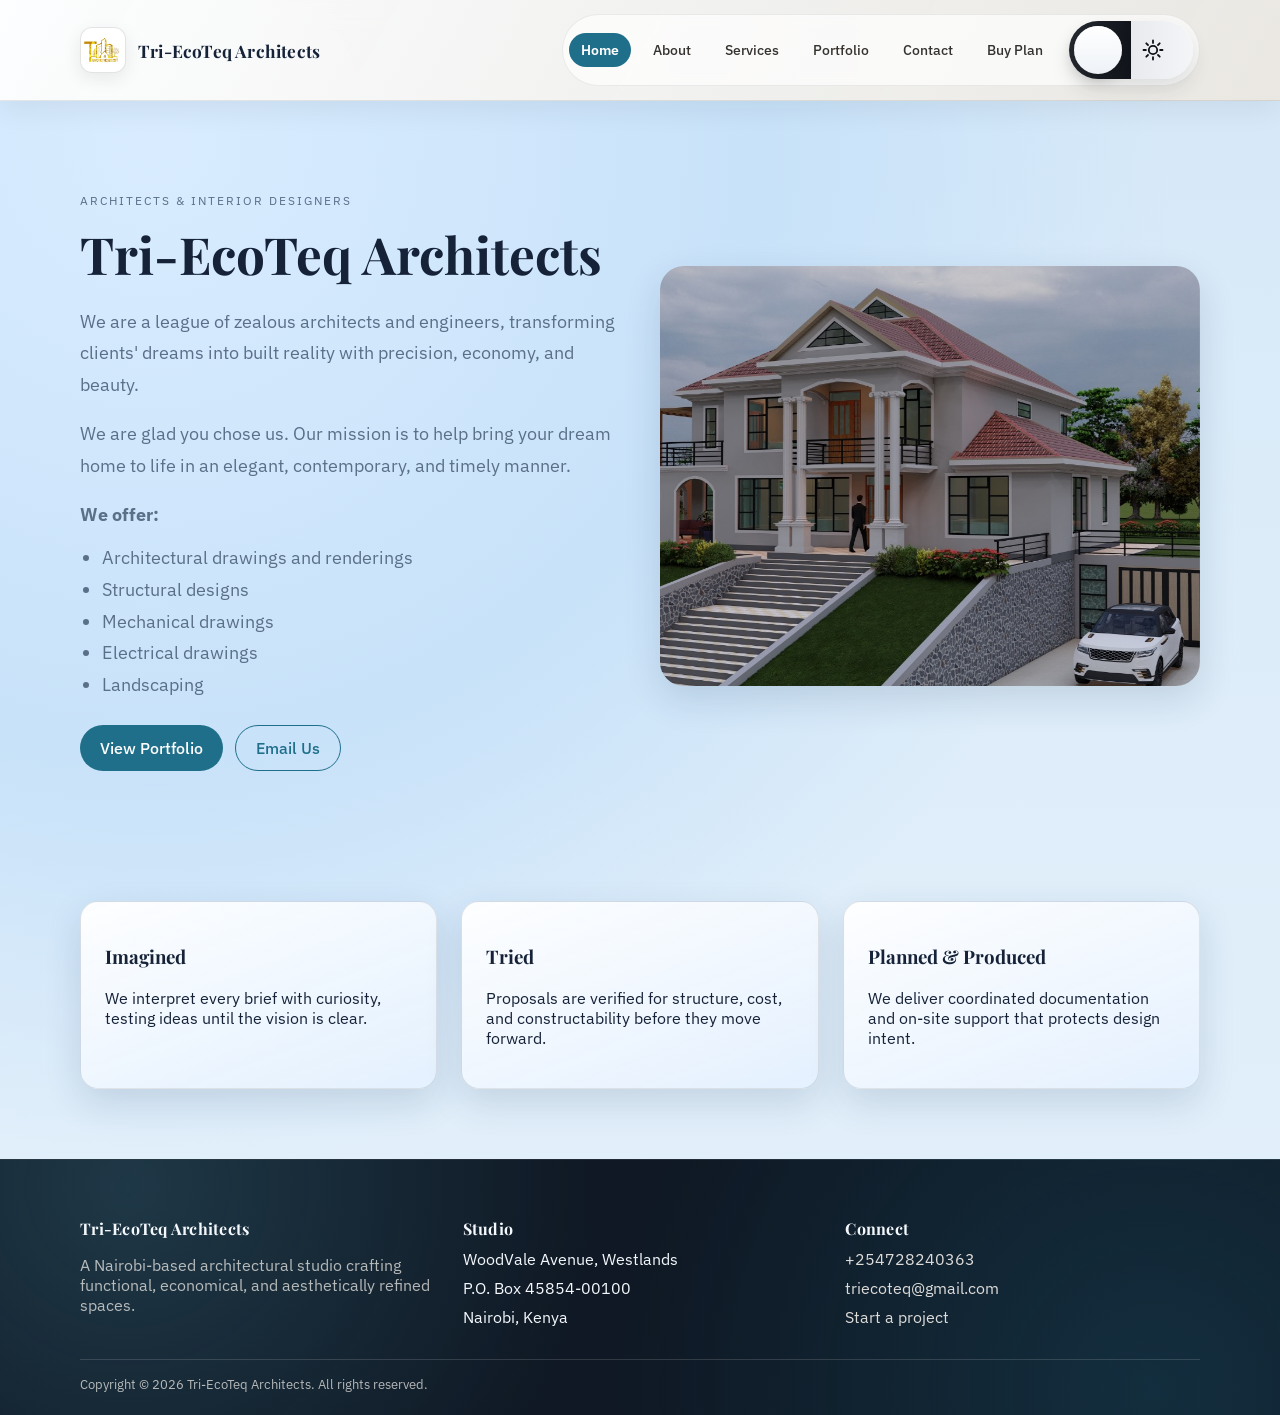
<file: index.html>
<!doctype html>
<html lang="en">
  <head>
    <meta charset="utf-8" />
    <meta name="viewport" content="width=device-width, initial-scale=1" />
    <title>Tri-EcoTeq Architects</title>
    <link rel="icon" type="image/png" href="/assets/favicon/logo-favicon.png" />
    <meta name="description" content="Tri-EcoTeq Architects is a Nairobi-based architectural and interior design studio creating functional, economical, and aesthetically refined spaces." />
    <link rel="preconnect" href="https://fonts.googleapis.com" />
    <link rel="preconnect" href="https://fonts.gstatic.com" crossorigin />
    <link href="https://fonts.googleapis.com/css2?family=Playfair+Display:wght@400;600;700&family=IBM+Plex+Sans:wght@300;400;500;600&display=swap" rel="stylesheet" />
    <link rel="stylesheet" href="/assets/theme-toggle.css" />
    <link rel="stylesheet" href="/assets/page-loader.css" />
    <style>
      :root {
        --bg: #e3f0fb;
        --bg-alt: #d7e7f6;
        --text: #152238;
        --muted: #5a6f88;
        --accent: #1f6f8b;
        --accent-2: #4f9db5;
        --card: #f7fbff;
        --border: rgba(21, 34, 56, 0.12);
        --shadow: 0 14px 36px rgba(22, 51, 84, 0.14);
      }

      * {
        box-sizing: border-box;
      }

      body {
        margin: 0;
        font-family: "IBM Plex Sans", sans-serif;
        color: var(--text);
        background:
          radial-gradient(circle at 12% 10%, #d9ecff 0%, #c8e2f9 36%, transparent 60%),
          linear-gradient(180deg, #d5e8f8 0%, #deedf9 52%, var(--bg) 100%);
      }

      a {
        color: inherit;
        text-decoration: none;
      }

      main {
        min-height: 70vh;
      }

      .container {
        width: min(1120px, 90%);
        margin: 0 auto;
      }

      .site-header {
        position: sticky;
        top: 0;
        z-index: 20;
        background: linear-gradient(120deg, rgba(255, 255, 255, 0.92), rgba(236, 231, 223, 0.9));
        backdrop-filter: blur(12px);
        border-bottom: 1px solid rgba(28, 27, 26, 0.1);
        box-shadow: 0 10px 26px rgba(20, 20, 20, 0.06);
      }

      .nav {
        display: flex;
        align-items: center;
        justify-content: space-between;
        padding: 14px 0;
        gap: 16px;
      }

      .brand {
        display: flex;
        align-items: center;
        gap: 12px;
        font-family: "Playfair Display", serif;
        flex-shrink: 0;
      }

      .brand-text {
        font-size: 1.08rem;
        font-weight: 700;
        letter-spacing: 0.2px;
      }

      .brand-mark {
        width: 46px;
        height: 46px;
        border-radius: 12px;
        overflow: hidden;
        border: 1px solid rgba(28, 27, 26, 0.12);
        background: #fff;
        display: inline-flex;
        align-items: center;
        justify-content: center;
        box-shadow: 0 6px 18px rgba(0, 0, 0, 0.08);
      }

      .brand-mark img {
        width: 100%;
        height: 100%;
        object-fit: contain;
        display: block;
      }

      .nav-links {
        display: flex;
        gap: 10px;
        align-items: center;
        font-size: 14px;
        background: rgba(255, 255, 255, 0.66);
        border: 1px solid rgba(28, 27, 26, 0.08);
        border-radius: 999px;
        padding: 6px;
      }

      .nav-links a {
        padding: 8px 12px;
        border-radius: 999px;
        font-weight: 500;
        color: #35322f;
        transition: background-color 0.2s ease, color 0.2s ease, transform 0.2s ease;
      }

      .nav-links a:hover {
        background: rgba(58, 90, 75, 0.12);
        color: var(--accent);
        transform: translateY(-1px);
      }

      .nav-links a.active {
        font-weight: 600;
        color: #fff;
        background: var(--accent);
        text-decoration: none;
      }

      .nav-links .cta {
        background: transparent;
        color: #35322f;
      }

      .nav-links .cta:hover {
        background: rgba(58, 90, 75, 0.12);
        color: var(--accent);
      }

      .hero {
        padding: 80px 0 60px;
      }

      .hero-grid {
        display: grid;
        grid-template-columns: repeat(auto-fit, minmax(280px, 1fr));
        gap: 40px;
        align-items: center;
      }

      .hero-image {
        height: 420px;
        border-radius: 24px;
        background-size: cover;
        background-position: center;
        box-shadow: var(--shadow);
        position: relative;
        overflow: hidden;
      }

      .hero-slide {
        position: absolute;
        inset: 0;
        background-size: cover;
        background-position: center;
        transform: scale(1);
        animation: heroZoom 18s ease-in-out infinite alternate;
        will-change: transform;
      }

      @keyframes heroZoom {
        0% {
          transform: scale(1) translate(0%, 0%);
        }
        100% {
          transform: scale(1.12) translate(-2%, -2%);
        }
      }

      .eyebrow {
        text-transform: uppercase;
        letter-spacing: 2px;
        font-size: 12px;
        color: var(--muted);
      }

      h1, h2, h3 {
        font-family: "Playfair Display", serif;
      }

      h1 {
        font-size: clamp(2.5rem, 4vw, 3.6rem);
        margin: 12px 0;
      }

      .lead {
        font-size: 1.1rem;
        color: var(--muted);
        line-height: 1.8;
      }

      .hero-actions {
        display: flex;
        gap: 12px;
        margin-top: 24px;
        flex-wrap: wrap;
      }

      .button {
        padding: 12px 20px;
        border-radius: 999px;
        background: var(--accent);
        color: #fff;
        font-weight: 500;
        border: none;
        display: inline-flex;
        align-items: center;
        justify-content: center;
        transition: transform 0.2s ease, box-shadow 0.2s ease;
      }

      .button:hover {
        transform: translateY(-2px);
        box-shadow: var(--shadow);
      }

      .button.ghost {
        background: transparent;
        border: 1px solid var(--accent);
        color: var(--accent);
      }

      .section {
        padding: 70px 0;
      }

      .section.alt {
        background:
          linear-gradient(145deg, rgba(207, 229, 248, 0.7), rgba(184, 213, 239, 0.78)),
          var(--bg-alt);
      }

      .section-header {
        margin-bottom: 32px;
      }

      .grid-3 {
        display: grid;
        grid-template-columns: repeat(auto-fit, minmax(240px, 1fr));
        gap: 24px;
      }

      .grid-2 {
        display: grid;
        grid-template-columns: repeat(auto-fit, minmax(260px, 1fr));
        gap: 32px;
      }

      .card {
        background: linear-gradient(160deg, rgba(255, 255, 255, 0.95), rgba(228, 240, 254, 0.9));
        padding: 24px;
        border-radius: 18px;
        box-shadow: var(--shadow);
        border: 1px solid var(--border);
        transition: transform 0.22s ease, box-shadow 0.22s ease;
      }

      .card:hover {
        transform: translateY(-4px);
        box-shadow: 0 18px 34px rgba(18, 52, 89, 0.18);
      }

      .project-card {
        display: flex;
        flex-direction: column;
        background: linear-gradient(180deg, rgba(255, 255, 255, 0.96), rgba(226, 239, 254, 0.9));
        border-radius: 18px;
        overflow: hidden;
        border: 1px solid var(--border);
        box-shadow: var(--shadow);
        transition: transform 0.22s ease, box-shadow 0.22s ease;
      }

      .project-card:hover {
        transform: translateY(-5px);
        box-shadow: 0 18px 34px rgba(18, 52, 89, 0.2);
      }

      .project-thumb {
        height: 200px;
        background-size: cover;
        background-position: center;
      }

      .project-meta {
        padding: 16px;
        background: rgba(247, 251, 255, 0.88);
      }

      .split {
        display: grid;
        grid-template-columns: 2fr 1fr;
        gap: 32px;
        align-items: center;
      }

      .signature img {
        width: 100%;
        max-width: 260px;
      }

      .table-wrap {
        overflow-x: auto;
      }

      table {
        width: 100%;
        border-collapse: collapse;
        background: var(--card);
      }

      th, td {
        padding: 14px;
        border-bottom: 1px solid var(--border);
        text-align: left;
      }

      .page-hero {
        padding: 70px 0 40px;
      }

      .filters {
        display: flex;
        gap: 12px;
        margin-bottom: 24px;
      }

      select {
        padding: 10px 14px;
        border-radius: 10px;
        border: 1px solid var(--border);
        background: #fff;
      }

      .gallery {
        display: grid;
        grid-template-columns: repeat(auto-fit, minmax(220px, 1fr));
        gap: 18px;
      }

      .gallery-item {
        height: 200px;
        border-radius: 14px;
        background-size: cover;
        background-position: center;
        box-shadow: var(--shadow);
        border: 1px solid rgba(255, 255, 255, 0.75);
        transition: transform 0.22s ease, box-shadow 0.22s ease;
      }

      .gallery-item:hover {
        transform: translateY(-4px) scale(1.01);
        box-shadow: 0 18px 34px rgba(18, 52, 89, 0.2);
      }

      .team-grid {
        display: grid;
        grid-template-columns: repeat(auto-fit, minmax(220px, 1fr));
        gap: 24px;
      }

      .team-card {
        background: linear-gradient(175deg, rgba(255, 255, 255, 0.97), rgba(230, 241, 255, 0.9));
        border-radius: 18px;
        overflow: hidden;
        box-shadow: var(--shadow);
        border: 1px solid var(--border);
        transition: transform 0.22s ease, box-shadow 0.22s ease;
      }

      .team-card:hover {
        transform: translateY(-5px);
        box-shadow: 0 18px 34px rgba(18, 52, 89, 0.2);
      }

      .team-photo {
        height: 240px;
        background-size: cover;
        background-position: center;
      }

      .team-body {
        padding: 18px;
      }

      .form {
        display: grid;
        gap: 16px;
      }

      .input, .textarea {
        width: 100%;
        padding: 12px 14px;
        border-radius: 12px;
        border: 1px solid var(--border);
        font-family: inherit;
      }

      .textarea {
        min-height: 140px;
      }

      .site-footer {
        background:
          radial-gradient(circle at 10% 10%, rgba(79, 157, 181, 0.24), transparent 40%),
          radial-gradient(circle at 90% 90%, rgba(31, 111, 139, 0.25), transparent 46%),
          #0f1824;
        color: #f4f8fc;
        padding: 58px 0 22px;
        border-top: 1px solid rgba(255, 255, 255, 0.08);
      }

      .footer-grid {
        display: grid;
        grid-template-columns: repeat(auto-fit, minmax(220px, 1fr));
        gap: 28px;
      }

      .footer-title {
        font-weight: 700;
        margin-bottom: 10px;
        font-family: "Playfair Display", serif;
        letter-spacing: 0.25px;
      }

      .footer-bottom {
        margin-top: 28px;
        padding-top: 16px;
        border-top: 1px solid rgba(255, 255, 255, 0.14);
        color: rgba(244, 241, 236, 0.72);
        font-size: 13px;
      }

      .list {
        list-style: none;
        padding: 0;
        margin: 0;
        display: grid;
        gap: 9px;
      }

      .site-footer a {
        color: rgba(244, 241, 236, 0.9);
        text-decoration: none;
        transition: color 0.2s ease;
      }

      .site-footer a:hover {
        color: #8ed5ec;
      }

      .site-footer .muted {
        color: rgba(244, 241, 236, 0.72);
      }

      .muted {
        color: var(--muted);
      }

      @media (max-width: 760px) {
        .nav {
          flex-direction: column;
          align-items: flex-start;
        }

        .nav-links {
          width: 100%;
          overflow-x: auto;
          -webkit-overflow-scrolling: touch;
          scrollbar-width: thin;
          justify-content: flex-start;
        }

        .nav-links a {
          white-space: nowrap;
        }

        .split {
          grid-template-columns: 1fr;
        }
      }
    </style>
  </head>
  <body>
    <div class="page-loader" data-page-loader>
      <div class="page-loader-shell">
        <img class="page-loader-logo" src="/assets/brand/Tri-EcoTeq Architects Logo.png" alt="Tri-EcoTeq Architects logo" />
        <div class="page-loader-cycle" aria-hidden="true"></div>
      </div>
    </div>
    <header class="site-header">
      <div class="container nav">
        <a class="brand" href="index.html">
          <span class="brand-mark">
            <img src="/assets/brand/Tri-EcoTeq Architects Logo.png" alt="Tri-EcoTeq Architects logo" />
          </span>
          <span class="brand-text">Tri-EcoTeq Architects</span>
        </a>
        <nav class="nav-links">
          <a class="active" href="index.html">Home</a>
          <a href="about.html">About</a>
          <a href="services.html">Services</a>
          <a href="portfolio.html">Portfolio</a>
          <a class="cta" href="contact.html">Contact</a>
          <a class="cta" href="buy-plan.html">Buy Plan</a>
          <button class="theme-toggle theme-toggle-nav" data-theme-toggle type="button" aria-label="Toggle light and dark theme" aria-pressed="false" title="Toggle theme">
            <span class="theme-toggle-track" aria-hidden="true"></span>
            <span class="theme-toggle-icon moon" aria-hidden="true">
              <svg viewBox="0 0 24 24" fill="none">
                <path d="M14.8 3.2a8.8 8.8 0 1 0 6 15 8.1 8.1 0 0 1-6.8-8 8.1 8.1 0 0 1 .8-7z" fill="currentColor"></path>
                <path d="M18.5 6.2l.5 1.4 1.4.5-1.4.5-.5 1.4-.5-1.4-1.4-.5 1.4-.5.5-1.4zm2.6 4.4l.3.9.9.3-.9.3-.3.9-.3-.9-.9-.3.9-.3.3-.9z" fill="currentColor"></path>
              </svg>
            </span>
            <span class="theme-toggle-icon sun" aria-hidden="true">
              <svg viewBox="0 0 24 24" fill="none" stroke="currentColor" stroke-width="1.8" stroke-linecap="round">
                <circle cx="12" cy="12" r="4.2"></circle>
                <path d="M12 2.5v2.4M12 19.1v2.4M21.5 12h-2.4M4.9 12H2.5M18.7 5.3l-1.7 1.7M7 17l-1.7 1.7M18.7 18.7L17 17M7 7l-1.7-1.7"></path>
              </svg>
            </span>
            <span class="theme-toggle-thumb" aria-hidden="true"></span>
          </button>
        </nav>
      </div>
    </header>

    <main>
      <section id="home" class="hero">
        <div class="container hero-grid">
          <div>
            <p class="eyebrow">Architects & Interior Designers</p>
            <h1>Tri-EcoTeq Architects</h1>
            <p class="lead">
              We are a league of zealous architects and engineers, transforming clients' dreams into built reality with precision, economy, and beauty.
            </p>
            <p class="lead">
              We are glad you chose us. Our mission is to help bring your dream home to life in an elegant, contemporary, and timely manner.
            </p>
            <p class="lead"><strong>We offer:</strong></p>
            <ul class="lead" style="margin-top: -6px; margin-bottom: 22px; padding-left: 22px; line-height: 1.8;">
              <li>Architectural drawings and renderings</li>
              <li>Structural designs</li>
              <li>Mechanical drawings</li>
              <li>Electrical drawings</li>
              <li>Landscaping</li>
            </ul>
            <div class="hero-actions">
              <a class="button" href="portfolio.html">View Portfolio</a>
              <a class="button ghost" href="mailto:triecoteq@gmail.com">Email Us</a>
            </div>
          </div>
          <div class="hero-image">
            <div class="hero-slide" style="background-image: url('/assets/hero/Proj%201.jpg');"></div>
          </div>
        </div>
      </section>

      <section class="section">
        <div class="container">
          <div class="grid-3">
            <div class="card">
              <h3>Imagined</h3>
              <p>We interpret every brief with curiosity, testing ideas until the vision is clear.</p>
            </div>
            <div class="card">
              <h3>Tried</h3>
              <p>Proposals are verified for structure, cost, and constructability before they move forward.</p>
            </div>
            <div class="card">
              <h3>Planned & Produced</h3>
              <p>We deliver coordinated documentation and on-site support that protects design intent.</p>
            </div>
          </div>
        </div>
      </section>

      
    </main>

    <footer class="site-footer">
      <div class="container footer-grid">
        <div>
          <div class="footer-title">Tri-EcoTeq Architects</div>
          <p class="muted">A Nairobi-based architectural studio crafting functional, economical, and aesthetically refined spaces.</p>
        </div>
        <div>
          <div class="footer-title">Studio</div>
          <ul class="list">
            <li>WoodVale Avenue, Westlands</li>
            <li>P.O. Box 45854-00100</li>
            <li>Nairobi, Kenya</li>
          </ul>
        </div>
        <div>
          <div class="footer-title">Connect</div>
          <ul class="list">
            <li><a href="tel:+254728240363">+254728240363</a></li>
            <li><a href="mailto:triecoteq@gmail.com">triecoteq@gmail.com</a></li>
            <li><a href="contact.html">Start a project</a></li>
          </ul>
        </div>
      </div>
      <div class="container footer-bottom">Copyright &copy; 2026 Tri-EcoTeq Architects. All rights reserved.</div>
    </footer>

    <script src="/assets/page-loader.js"></script>
    <script src="/assets/theme-toggle.js"></script>
    <script>
      const categoryFilter = document.getElementById("categoryFilter");
      const yearFilter = document.getElementById("yearFilter");
      const projectCards = document.querySelectorAll("#projectsGrid .project-card");

      function applyFilters() {
        if (!projectCards.length) return;
        const cat = categoryFilter ? categoryFilter.value : "all";
        const year = yearFilter ? yearFilter.value : "all";

        projectCards.forEach(card => {
          const matchesCat = cat === "all" || card.dataset.category === cat;
          const matchesYear = year === "all" || card.dataset.year === year;
          card.style.display = matchesCat && matchesYear ? "flex" : "none";
        });
      }

      if (categoryFilter && yearFilter) {
        categoryFilter.addEventListener("change", applyFilters);
        yearFilter.addEventListener("change", applyFilters);
      }

      
    </script>
  </body>
</html>
</file>
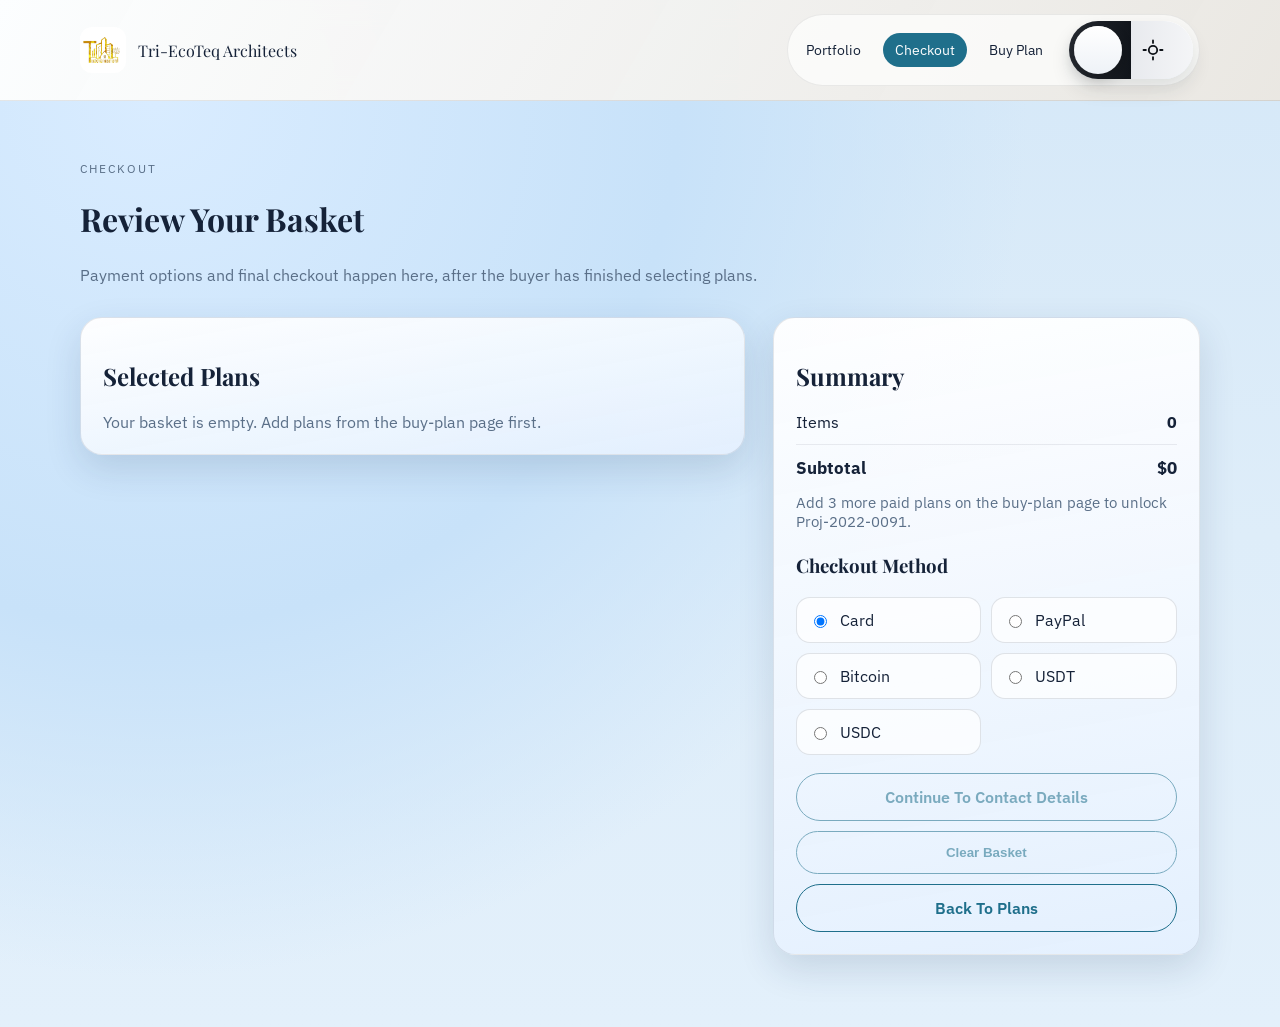
<file: checkout.html>
<!doctype html>
<html lang="en">
  <head>
    <meta charset="utf-8" />
    <meta name="viewport" content="width=device-width, initial-scale=1" />
    <title>Checkout | Tri-EcoTeq Architects</title>
    <link rel="icon" type="image/png" href="/assets/favicon/logo-favicon.png" />
    <link rel="preconnect" href="https://fonts.googleapis.com" />
    <link rel="preconnect" href="https://fonts.gstatic.com" crossorigin />
    <link href="https://fonts.googleapis.com/css2?family=Playfair+Display:wght@400;600;700&family=IBM+Plex+Sans:wght@300;400;500;600&display=swap" rel="stylesheet" />
    <link rel="stylesheet" href="/assets/theme-toggle.css" />
    <link rel="stylesheet" href="/assets/page-loader.css" />
    <style>
      :root {
        --bg: #e3f0fb;
        --bg-alt: #d7e7f6;
        --text: #152238;
        --muted: #5a6f88;
        --accent: #1f6f8b;
        --card: #f7fbff;
        --border: rgba(21, 34, 56, 0.12);
        --shadow: 0 14px 36px rgba(22, 51, 84, 0.14);
      }

      * { box-sizing: border-box; }
      body {
        margin: 0;
        font-family: "IBM Plex Sans", sans-serif;
        color: var(--text);
        background:
          radial-gradient(circle at 12% 10%, #d9ecff 0%, #c8e2f9 36%, transparent 60%),
          linear-gradient(180deg, #d5e8f8 0%, #deedf9 52%, var(--bg) 100%);
      }
      body[data-theme="dark"] {
        --bg: #0f1722;
        --bg-alt: #111f2d;
        --text: #ebf3fb;
        --muted: #9cb1c5;
        --accent: #8ed5ec;
        background:
          radial-gradient(circle at 14% 8%, rgba(79, 157, 181, 0.18) 0%, rgba(17, 31, 45, 0) 38%),
          linear-gradient(180deg, #122030 0%, #0f1722 52%, var(--bg) 100%);
      }
      a { color: inherit; text-decoration: none; }
      .container { width: min(1120px, 90%); margin: 0 auto; }
      .site-header {
        position: sticky; top: 0; z-index: 20;
        background: linear-gradient(120deg, rgba(255, 255, 255, 0.92), rgba(236, 231, 223, 0.9));
        backdrop-filter: blur(12px);
        border-bottom: 1px solid rgba(28, 27, 26, 0.1);
      }
      body[data-theme="dark"] .site-header {
        background: linear-gradient(120deg, rgba(18, 29, 43, 0.94), rgba(14, 23, 34, 0.92));
        border-bottom-color: rgba(255, 255, 255, 0.08);
      }
      .nav { display: flex; align-items: center; justify-content: space-between; gap: 16px; padding: 14px 0; }
      .brand { display: flex; align-items: center; gap: 12px; font-family: "Playfair Display", serif; }
      .brand-mark { width: 46px; height: 46px; border-radius: 12px; overflow: hidden; background: #fff; display: inline-flex; align-items: center; justify-content: center; }
      .brand-mark img { width: 100%; height: 100%; object-fit: contain; display: block; }
      .nav-links { display: flex; align-items: center; gap: 10px; background: rgba(255,255,255,0.66); border: 1px solid rgba(28,27,26,0.08); border-radius: 999px; padding: 6px; }
      .nav-links a { padding: 8px 12px; border-radius: 999px; font-size: 14px; }
      .nav-links a.active { background: var(--accent); color: #fff; }
      body[data-theme="dark"] .nav-links { background: rgba(255,255,255,0.05); border-color: rgba(255,255,255,0.08); }
      body[data-theme="dark"] .nav-links a { color: #d8e5f1; }
      body[data-theme="dark"] .nav-links a.active { color: #0f1722; background: #8ed5ec; }
      .page { padding: 48px 0 72px; }
      .eyebrow { text-transform: uppercase; letter-spacing: 2px; font-size: 12px; color: var(--muted); }
      h1, h2, h3 { font-family: "Playfair Display", serif; }
      .lead { color: var(--muted); max-width: 56rem; line-height: 1.7; }
      .layout { display: grid; grid-template-columns: minmax(0, 1.4fr) minmax(320px, 0.9fr); gap: 28px; margin-top: 28px; align-items: start; }
      .card {
        background: linear-gradient(170deg, rgba(255,255,255,0.96), rgba(228,240,254,0.92));
        border: 1px solid rgba(21,34,56,0.1);
        border-radius: 22px;
        box-shadow: var(--shadow);
      }
      body[data-theme="dark"] .card {
        background: linear-gradient(170deg, rgba(22,35,50,0.96), rgba(16,27,39,0.96));
        border-color: rgba(210,227,244,0.12);
      }
      .section-pad { padding: 22px; }
      .checkout-list { list-style: none; margin: 0; padding: 0; display: grid; }
      .checkout-item { display: grid; grid-template-columns: 1fr auto; gap: 10px; padding: 14px 0; border-bottom: 1px solid rgba(21,34,56,0.08); }
      body[data-theme="dark"] .checkout-item { border-bottom-color: rgba(210,227,244,0.12); }
      .item-title { font-weight: 600; }
      .item-meta { color: var(--muted); font-size: 0.92rem; margin-top: 4px; }
      .summary-grid { display: grid; gap: 12px; }
      .summary-row { display: flex; justify-content: space-between; gap: 12px; }
      .summary-row.total { padding-top: 12px; border-top: 1px solid rgba(21,34,56,0.08); font-weight: 700; font-size: 1.05rem; }
      body[data-theme="dark"] .summary-row.total { border-top-color: rgba(210,227,244,0.12); }
      .payment-grid { display: grid; grid-template-columns: repeat(2, minmax(0, 1fr)); gap: 10px; margin-top: 16px; }
      .payment-option {
        display: flex; align-items: center; gap: 10px;
        padding: 12px; border: 1px solid rgba(21,34,56,0.12); border-radius: 14px; background: rgba(255,255,255,0.72);
      }
      body[data-theme="dark"] .payment-option { background: rgba(15,23,34,0.72); border-color: rgba(210,227,244,0.12); }
      .button {
        display: inline-flex; align-items: center; justify-content: center;
        padding: 13px 18px; border-radius: 999px; border: 0; cursor: pointer;
        background: var(--accent); color: #fff; font-weight: 600;
      }
      .button.ghost { background: transparent; border: 1px solid var(--accent); color: var(--accent); }
      .actions { display: grid; gap: 10px; margin-top: 18px; }
      .empty { color: var(--muted); }
      .button[aria-disabled="true"] { opacity: 0.55; pointer-events: none; }
      @media (max-width: 860px) {
        .layout { grid-template-columns: 1fr; }
        .payment-grid { grid-template-columns: 1fr; }
        .nav { flex-direction: column; align-items: flex-start; }
      }
    </style>
  </head>
  <body>
    <div class="page-loader" data-page-loader>
      <div class="page-loader-shell">
        <img class="page-loader-logo" src="/assets/brand/Tri-EcoTeq Architects Logo.png" alt="Tri-EcoTeq Architects logo" />
        <div class="page-loader-cycle" aria-hidden="true"></div>
      </div>
    </div>
    <header class="site-header">
      <div class="container nav">
        <a class="brand" href="index.html">
          <span class="brand-mark"><img src="/assets/brand/Tri-EcoTeq Architects Logo.png" alt="Tri-EcoTeq Architects logo" /></span>
          <span>Tri-EcoTeq Architects</span>
        </a>
        <nav class="nav-links">
          <a href="portfolio.html">Portfolio</a>
          <a class="active" href="checkout.html">Checkout</a>
          <a href="buy-plan.html">Buy Plan</a>
          <button class="theme-toggle theme-toggle-nav" data-theme-toggle type="button" aria-label="Toggle light and dark theme" aria-pressed="false" title="Toggle theme">
            <span class="theme-toggle-track" aria-hidden="true"></span>
            <span class="theme-toggle-icon moon" aria-hidden="true">
              <svg viewBox="0 0 24 24" fill="none"><path d="M14.8 3.2a8.8 8.8 0 1 0 6 15 8.1 8.1 0 0 1-6.8-8 8.1 8.1 0 0 1 .8-7z" fill="currentColor"></path></svg>
            </span>
            <span class="theme-toggle-icon sun" aria-hidden="true">
              <svg viewBox="0 0 24 24" fill="none" stroke="currentColor" stroke-width="1.8" stroke-linecap="round"><circle cx="12" cy="12" r="4.2"></circle><path d="M12 2.5v2.4M12 19.1v2.4M21.5 12h-2.4M4.9 12H2.5"></path></svg>
            </span>
            <span class="theme-toggle-thumb" aria-hidden="true"></span>
          </button>
        </nav>
      </div>
    </header>
    <main class="page">
      <div class="container">
        <p class="eyebrow">Checkout</p>
        <h1>Review Your Basket</h1>
        <p class="lead">Payment options and final checkout happen here, after the buyer has finished selecting plans.</p>
        <div class="layout">
          <section class="card section-pad">
            <h2>Selected Plans</h2>
            <ul class="checkout-list" id="checkoutList">
              <li class="empty">Your basket is empty.</li>
            </ul>
          </section>
          <aside class="card section-pad">
            <h2>Summary</h2>
            <div class="summary-grid">
              <div class="summary-row"><span>Items</span><strong id="summaryItems">0</strong></div>
              <div class="summary-row total"><span>Subtotal</span><strong id="summaryTotal">$0</strong></div>
            </div>
            <div id="offerNotice" class="item-meta" style="margin-top: 14px;"></div>
            <h3 style="margin-top: 22px;">Checkout Method</h3>
            <div class="payment-grid" role="radiogroup" aria-label="Checkout method">
              <label class="payment-option"><input type="radio" name="paymentMethod" value="Card" checked /> Card</label>
              <label class="payment-option"><input type="radio" name="paymentMethod" value="PayPal" /> PayPal</label>
              <label class="payment-option"><input type="radio" name="paymentMethod" value="Bitcoin" /> Bitcoin</label>
              <label class="payment-option"><input type="radio" name="paymentMethod" value="USDT" /> USDT</label>
              <label class="payment-option"><input type="radio" name="paymentMethod" value="USDC" /> USDC</label>
            </div>
            <div class="actions">
              <a class="button" href="#" id="finalCheckoutBtn">Continue To Contact Details</a>
              <button class="button ghost" type="button" id="clearCartBtn">Clear Basket</button>
              <a class="button ghost" href="buy-plan.html">Back To Plans</a>
            </div>
          </aside>
        </div>
      </div>
    </main>
    <script src="/assets/page-loader.js"></script>
    <script src="/assets/content-store.js"></script>
    <script src="/assets/theme-toggle.js"></script>
    <script>
      const CART_STORAGE_KEY = "teq-buy-plan-cart-v1";
      const store = window.TEQContentStore;
      let plansCache = [];
      const checkoutList = document.getElementById("checkoutList");
      const summaryItems = document.getElementById("summaryItems");
      const summaryTotal = document.getElementById("summaryTotal");
      const offerNotice = document.getElementById("offerNotice");
      const finalCheckoutBtn = document.getElementById("finalCheckoutBtn");
      const clearCartBtn = document.getElementById("clearCartBtn");

      function formatUsd(value) {
        return "$" + Number(value || 0).toLocaleString("en-US");
      }

      function getCart() {
        try {
          return JSON.parse(window.localStorage.getItem(CART_STORAGE_KEY) || "[]");
        } catch (error) {
          return [];
        }
      }

      function getPlansMap() {
        const map = new Map();
        const plans = Array.isArray(plansCache) && plansCache.length ? plansCache : (store ? store.getPlans() : []);
        plans.forEach((plan) => map.set(plan.id, plan));
        return map;
      }

      function clearCart() {
        window.localStorage.removeItem(CART_STORAGE_KEY);
      }

      async function loadPlansSource() {
        try {
          const response = await fetch("content/buy-plans.json", { cache: "no-store" });
          if (!response.ok) {
            throw new Error("Failed to load buy plans");
          }
          plansCache = await response.json();
        } catch (error) {
          plansCache = store ? store.getPlans() : [];
        }
      }

      function getSelectedPaymentMethod() {
        const selected = document.querySelector('input[name="paymentMethod"]:checked');
        return selected ? selected.value : "Card";
      }

      function renderCheckout() {
        const cart = getCart();
        const plansMap = getPlansMap();
        const items = cart.filter((item) => item && item.id && item.qty > 0);
        const totalItems = items.reduce((sum, item) => sum + Number(item.qty || 0), 0);
        const total = items.reduce((sum, item) => sum + (Number(item.price || 0) * Number(item.qty || 0)), 0);

        checkoutList.innerHTML = "";
        if (!items.length) {
          checkoutList.innerHTML = '<li class="empty">Your basket is empty. Add plans from the buy-plan page first.</li>';
        } else {
          items.forEach((item) => {
            const plan = plansMap.get(item.id);
            const li = document.createElement("li");
            li.className = "checkout-item";

            const left = document.createElement("div");
            const title = document.createElement("div");
            title.className = "item-title";
            title.textContent = (plan ? plan.title : item.id) + " x" + item.qty;
            const meta = document.createElement("div");
            meta.className = "item-meta";
            meta.textContent = plan && plan.description ? plan.description : "Ready completed design package.";
            left.appendChild(title);
            left.appendChild(meta);

            const right = document.createElement("strong");
            right.textContent = formatUsd(Number(item.price || 0) * Number(item.qty || 0));

            li.appendChild(left);
            li.appendChild(right);
            checkoutList.appendChild(li);
          });
        }

        summaryItems.textContent = String(totalItems);
        summaryTotal.textContent = formatUsd(total);

        const offerPlan = Array.from(plansMap.values()).find((plan) => plan.offer);
        const paidItems = items.filter((item) => !offerPlan || item.id !== offerPlan.id).reduce((sum, item) => sum + Number(item.qty || 0), 0);
        if (offerPlan && paidItems < 3) {
          offerNotice.textContent = "Add " + (3 - paidItems) + " more paid plan" + ((3 - paidItems) === 1 ? "" : "s") + " on the buy-plan page to unlock " + offerPlan.id + ".";
        } else if (offerPlan) {
          offerNotice.textContent = offerPlan.id + " is unlocked in your basket.";
        } else {
          offerNotice.textContent = "";
        }

        if (!items.length) {
          finalCheckoutBtn.classList.add("ghost");
          finalCheckoutBtn.removeAttribute("href");
          finalCheckoutBtn.setAttribute("aria-disabled", "true");
          clearCartBtn.setAttribute("aria-disabled", "true");
        } else {
          finalCheckoutBtn.classList.remove("ghost");
          finalCheckoutBtn.setAttribute("aria-disabled", "false");
          clearCartBtn.setAttribute("aria-disabled", "false");
          const order = encodeURIComponent(items.map((item) => item.id + " x" + item.qty).join(", "));
          finalCheckoutBtn.href = "contact.html?order=" + order + "&total=" + encodeURIComponent(total) + "&payment=" + encodeURIComponent(getSelectedPaymentMethod());
        }
      }

      document.querySelectorAll('input[name="paymentMethod"]').forEach((input) => {
        input.addEventListener("change", renderCheckout);
      });

      clearCartBtn.addEventListener("click", function () {
        clearCart();
        renderCheckout();
      });

      loadPlansSource().then(renderCheckout);
    </script>
  </body>
</html>
</file>
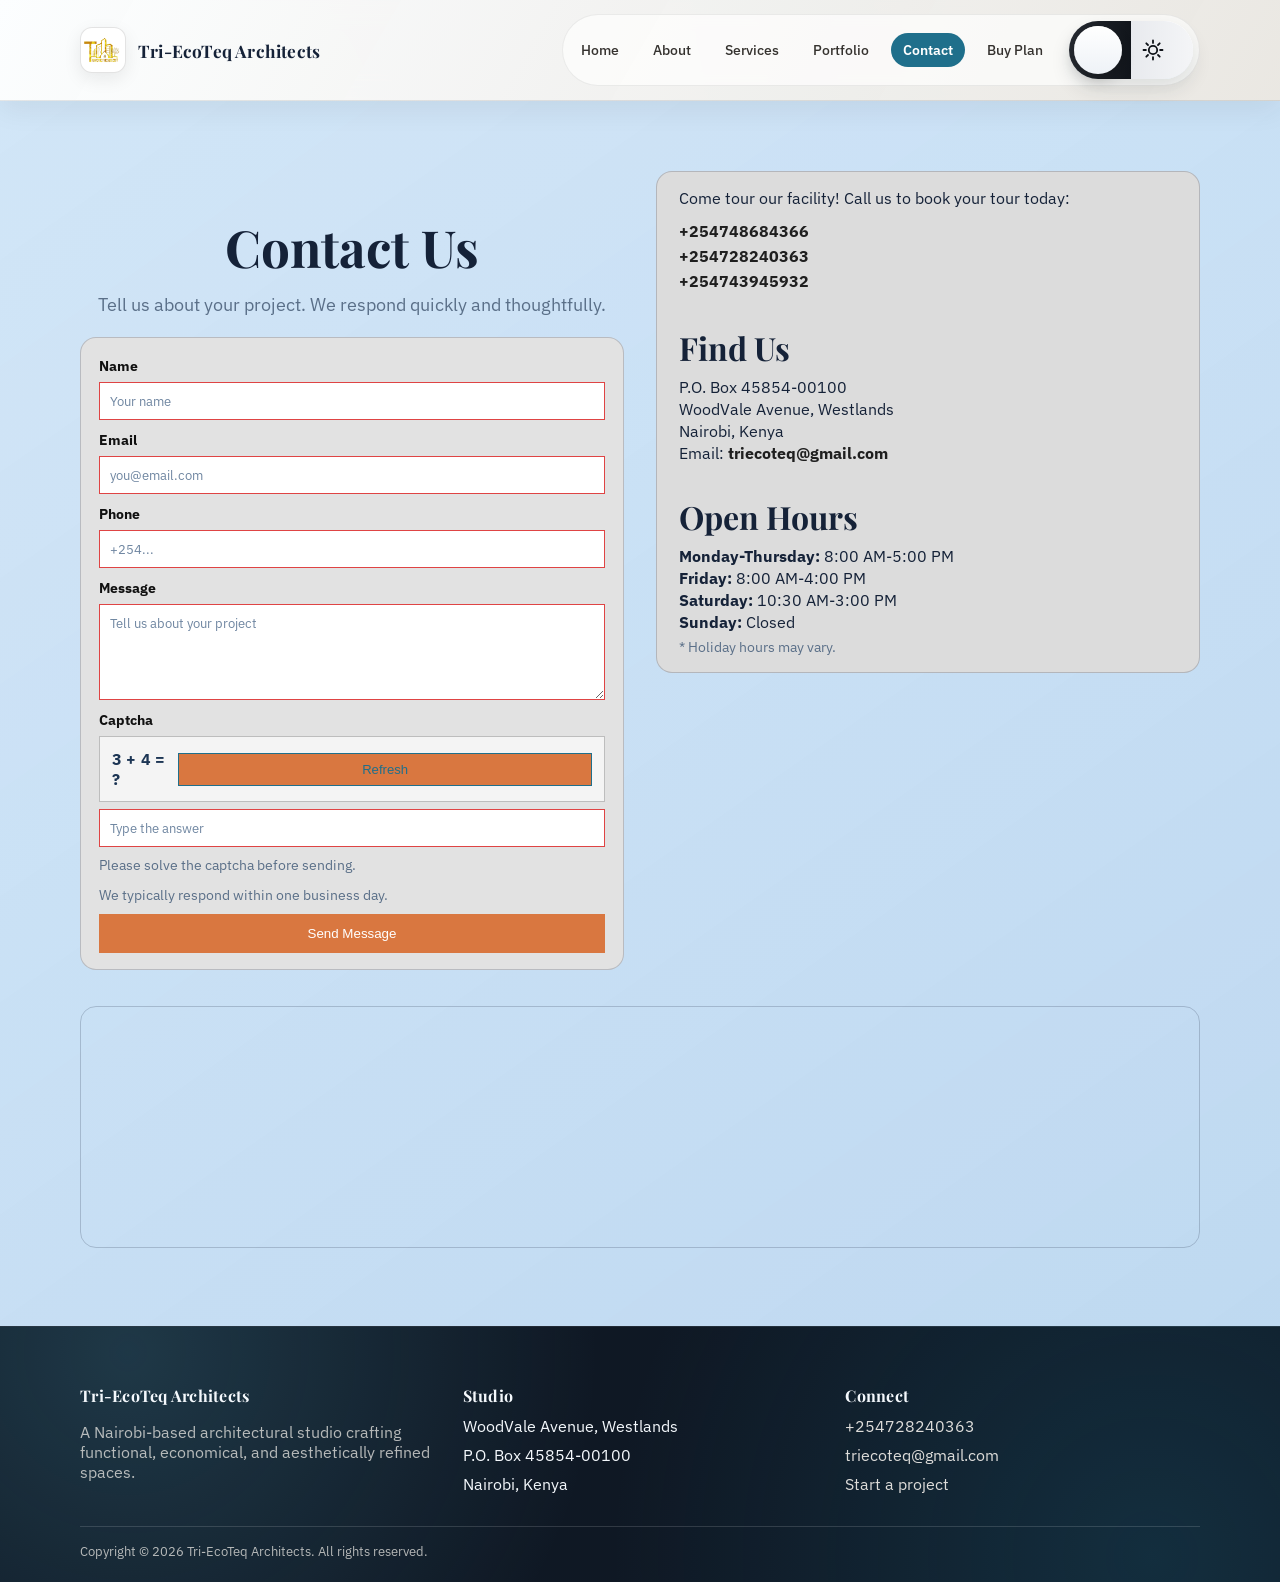
<file: contact.html>
<!doctype html>
<html lang="en">
  <head>
    <meta charset="utf-8" />
    <meta name="viewport" content="width=device-width, initial-scale=1" />
    <title>Contact | Tri-EcoTeq Architects</title>
    <link rel="icon" type="image/png" href="/assets/favicon/logo-favicon.png" />
    <meta name="description" content="Tri-EcoTeq Architects is a Nairobi-based architectural and interior design studio creating functional, economical, and aesthetically refined spaces." />
    <link rel="preconnect" href="https://fonts.googleapis.com" />
    <link rel="preconnect" href="https://fonts.gstatic.com" crossorigin />
    <link href="https://fonts.googleapis.com/css2?family=Playfair+Display:wght@400;600;700&family=IBM+Plex+Sans:wght@300;400;500;600&display=swap" rel="stylesheet" />
    <link rel="stylesheet" href="/assets/theme-toggle.css" />
    <link rel="stylesheet" href="/assets/page-loader.css" />
    <style>
      :root {
        --bg: #e3f0fb;
        --bg-alt: #d7e7f6;
        --text: #152238;
        --muted: #5a6f88;
        --accent: #1f6f8b;
        --accent-2: #4f9db5;
        --card: #f7fbff;
        --border: rgba(21, 34, 56, 0.12);
        --shadow: 0 14px 36px rgba(22, 51, 84, 0.14);
      }

      * {
        box-sizing: border-box;
      }

      body {
        margin: 0;
        font-family: "IBM Plex Sans", sans-serif;
        color: var(--text);
        background:
          radial-gradient(circle at 12% 10%, #d9ecff 0%, #c8e2f9 36%, transparent 60%),
          linear-gradient(180deg, #d5e8f8 0%, #deedf9 52%, var(--bg) 100%);
      }

      a {
        color: inherit;
        text-decoration: none;
      }

      main {
        min-height: 70vh;
      }

      .container {
        width: min(1120px, 90%);
        margin: 0 auto;
      }

      .site-header {
        position: sticky;
        top: 0;
        z-index: 20;
        background: linear-gradient(120deg, rgba(255, 255, 255, 0.92), rgba(236, 231, 223, 0.9));
        backdrop-filter: blur(12px);
        border-bottom: 1px solid rgba(28, 27, 26, 0.1);
        box-shadow: 0 10px 26px rgba(20, 20, 20, 0.06);
      }

      .nav {
        display: flex;
        align-items: center;
        justify-content: space-between;
        padding: 14px 0;
        gap: 16px;
      }

      .brand {
        display: flex;
        align-items: center;
        gap: 12px;
        font-family: "Playfair Display", serif;
        flex-shrink: 0;
      }

      .brand-text {
        font-size: 1.08rem;
        font-weight: 700;
        letter-spacing: 0.2px;
      }

      .brand-mark {
        width: 46px;
        height: 46px;
        border-radius: 12px;
        overflow: hidden;
        border: 1px solid rgba(28, 27, 26, 0.12);
        background: #fff;
        display: inline-flex;
        align-items: center;
        justify-content: center;
        box-shadow: 0 6px 18px rgba(0, 0, 0, 0.08);
      }

      .brand-mark img {
        width: 100%;
        height: 100%;
        object-fit: contain;
        display: block;
      }

      .nav-links {
        display: flex;
        gap: 10px;
        align-items: center;
        font-size: 14px;
        background: rgba(255, 255, 255, 0.66);
        border: 1px solid rgba(28, 27, 26, 0.08);
        border-radius: 999px;
        padding: 6px;
      }

      .nav-links a {
        padding: 8px 12px;
        border-radius: 999px;
        font-weight: 500;
        color: #35322f;
        transition: background-color 0.2s ease, color 0.2s ease, transform 0.2s ease;
      }

      .nav-links a:hover {
        background: rgba(58, 90, 75, 0.12);
        color: var(--accent);
        transform: translateY(-1px);
      }

      .nav-links a.active {
        font-weight: 600;
        color: #fff;
        background: var(--accent);
        text-decoration: none;
      }

      .nav-links .cta {
        background: transparent;
        color: #35322f;
      }

      .nav-links .cta:hover {
        background: rgba(58, 90, 75, 0.12);
        color: var(--accent);
      }

      .hero {
        padding: 80px 0 60px;
      }

      .hero-grid {
        display: grid;
        grid-template-columns: repeat(auto-fit, minmax(280px, 1fr));
        gap: 40px;
        align-items: center;
      }

      .hero-image {
        height: 420px;
        border-radius: 24px;
        background-size: cover;
        background-position: center;
        box-shadow: var(--shadow);
        position: relative;
        overflow: hidden;
      }

      .hero-slide {
        position: absolute;
        inset: 0;
        background-size: cover;
        background-position: center;
        transform: scale(1);
        animation: heroZoom 18s ease-in-out infinite alternate;
        will-change: transform;
      }

      @keyframes heroZoom {
        0% {
          transform: scale(1) translate(0%, 0%);
        }
        100% {
          transform: scale(1.12) translate(-2%, -2%);
        }
      }

      .eyebrow {
        text-transform: uppercase;
        letter-spacing: 2px;
        font-size: 12px;
        color: var(--muted);
      }

      h1, h2, h3 {
        font-family: "Playfair Display", serif;
      }

      h1 {
        font-size: clamp(2.5rem, 4vw, 3.6rem);
        margin: 12px 0;
      }

      .lead {
        font-size: 1.1rem;
        color: var(--muted);
        line-height: 1.8;
      }

      .hero-actions {
        display: flex;
        gap: 12px;
        margin-top: 24px;
        flex-wrap: wrap;
      }

      .button {
        padding: 12px 20px;
        border-radius: 999px;
        background: var(--accent);
        color: #fff;
        font-weight: 500;
        border: none;
        display: inline-flex;
        align-items: center;
        justify-content: center;
        transition: transform 0.2s ease, box-shadow 0.2s ease;
      }

      .button:hover {
        transform: translateY(-2px);
        box-shadow: var(--shadow);
      }

      .button.ghost {
        background: transparent;
        border: 1px solid var(--accent);
        color: var(--accent);
      }

      .section {
        padding: 70px 0;
      }

      .section.alt {
        background:
          linear-gradient(145deg, rgba(207, 229, 248, 0.7), rgba(184, 213, 239, 0.78)),
          var(--bg-alt);
      }

      .section-header {
        margin-bottom: 32px;
      }

      .grid-3 {
        display: grid;
        grid-template-columns: repeat(auto-fit, minmax(240px, 1fr));
        gap: 24px;
      }

      .grid-2 {
        display: grid;
        grid-template-columns: repeat(auto-fit, minmax(260px, 1fr));
        gap: 32px;
      }

      .card {
        background: linear-gradient(160deg, rgba(255, 255, 255, 0.95), rgba(228, 240, 254, 0.9));
        padding: 24px;
        border-radius: 18px;
        box-shadow: var(--shadow);
        border: 1px solid var(--border);
        transition: transform 0.22s ease, box-shadow 0.22s ease;
      }

      .card:hover {
        transform: translateY(-4px);
        box-shadow: 0 18px 34px rgba(18, 52, 89, 0.18);
      }

      .project-card {
        display: flex;
        flex-direction: column;
        background: linear-gradient(180deg, rgba(255, 255, 255, 0.96), rgba(226, 239, 254, 0.9));
        border-radius: 18px;
        overflow: hidden;
        border: 1px solid var(--border);
        box-shadow: var(--shadow);
        transition: transform 0.22s ease, box-shadow 0.22s ease;
      }

      .project-card:hover {
        transform: translateY(-5px);
        box-shadow: 0 18px 34px rgba(18, 52, 89, 0.2);
      }

      .project-thumb {
        height: 200px;
        background-size: cover;
        background-position: center;
      }

      .project-meta {
        padding: 16px;
        background: rgba(247, 251, 255, 0.88);
      }

      .split {
        display: grid;
        grid-template-columns: 2fr 1fr;
        gap: 32px;
        align-items: center;
      }

      .signature img {
        width: 100%;
        max-width: 260px;
      }

      .table-wrap {
        overflow-x: auto;
      }

      table {
        width: 100%;
        border-collapse: collapse;
        background: var(--card);
      }

      th, td {
        padding: 14px;
        border-bottom: 1px solid var(--border);
        text-align: left;
      }

      .page-hero {
        padding: 70px 0 40px;
      }

      .filters {
        display: flex;
        gap: 12px;
        margin-bottom: 24px;
      }

      select {
        padding: 10px 14px;
        border-radius: 10px;
        border: 1px solid var(--border);
        background: #fff;
      }

      .gallery {
        display: grid;
        grid-template-columns: repeat(auto-fit, minmax(220px, 1fr));
        gap: 18px;
      }

      .gallery-item {
        height: 200px;
        border-radius: 14px;
        background-size: cover;
        background-position: center;
        box-shadow: var(--shadow);
        border: 1px solid rgba(255, 255, 255, 0.75);
        transition: transform 0.22s ease, box-shadow 0.22s ease;
      }

      .gallery-item:hover {
        transform: translateY(-4px) scale(1.01);
        box-shadow: 0 18px 34px rgba(18, 52, 89, 0.2);
      }

      .team-grid {
        display: grid;
        grid-template-columns: repeat(auto-fit, minmax(220px, 1fr));
        gap: 24px;
      }

      .team-card {
        background: linear-gradient(175deg, rgba(255, 255, 255, 0.97), rgba(230, 241, 255, 0.9));
        border-radius: 18px;
        overflow: hidden;
        box-shadow: var(--shadow);
        border: 1px solid var(--border);
        transition: transform 0.22s ease, box-shadow 0.22s ease;
      }

      .team-card:hover {
        transform: translateY(-5px);
        box-shadow: 0 18px 34px rgba(18, 52, 89, 0.2);
      }

      .team-photo {
        height: 240px;
        background-size: cover;
        background-position: center;
      }

      .team-body {
        padding: 18px;
      }

      .contact-form-card {
        background: #e2e2e2;
        border: 1.5px solid rgba(21, 34, 56, 0.2);
        border-radius: 16px;
        padding: 18px 18px 16px;
        box-shadow: none;
        flex: 1;
        min-height: auto;
      }

      #contact .grid-2 {
        align-items: start;
      }

      #contact .grid-2 > div {
        display: flex;
        flex-direction: column;
      }

      .contact-info-column {
        padding-top: 0;
      }

      .form {
        display: grid;
        gap: 10px;
      }

      .form-row {
        display: grid;
        grid-template-columns: 1fr;
        gap: 10px;
      }

      .field {
        display: grid;
        gap: 7px;
      }

      .field-label {
        font-size: 0.9rem;
        font-weight: 700;
        color: #101010;
      }

      .input, .textarea {
        width: 100%;
        padding: 9px 10px;
        border-radius: 0;
        border: 1px solid #df4444;
        font-family: inherit;
        background: #fff;
        transition: border-color 0.2s ease, background-color 0.2s ease;
      }

      .input::placeholder,
      .textarea::placeholder {
        color: #6f86a1;
      }

      .input:focus,
      .textarea:focus {
        outline: none;
        border-color: #b92929;
        background: #fff;
        box-shadow: none;
      }

      .textarea {
        min-height: 96px;
        resize: vertical;
      }

      .form-note {
        margin: 2px 0 0;
        font-size: 0.86rem;
        color: var(--muted);
      }

      .form .button {
        width: 100%;
        min-width: 0;
        border-radius: 0;
        background: #d97740;
      }

      .form .button:hover {
        background: #c96933;
      }

      .contact-info-card {
        background: #dcdcdc;
        border: 1.5px solid rgba(21, 34, 56, 0.2);
        border-radius: 16px;
        padding: 16px 22px;
        box-shadow: none;
        display: flex;
        flex-direction: column;
        justify-content: flex-start;
        gap: 12px;
        flex: 1;
        min-height: auto;
      }

      .contact-info-card h3 {
        margin-top: 0;
        margin-bottom: 4px;
        font-size: 2rem;
      }

      .contact-info-body {
        display: grid;
        gap: 2px;
        color: #1f1f1f;
        line-height: 1.45;
      }

      .contact-line {
        margin: 0;
        font-size: 1rem;
      }

      .contact-divider {
        margin: 8px 0;
        border: 0;
        height: 1px;
        background: #b9b9b9;
      }

      .contact-info-card a {
        color: #1f1f1f;
        font-weight: 700;
      }

      .contact-info-card .form-note {
        margin-top: 4px;
        padding-top: 0;
      }

      .captcha-row {
        display: flex;
        align-items: center;
        justify-content: space-between;
        gap: 10px;
        padding: 12px;
        border: 1px solid #bdbdbd;
        border-radius: 0;
        background: #f4f4f4;
      }

      .captcha-question {
        font-weight: 700;
        color: #1c3554;
        letter-spacing: 0.2px;
      }

      .captcha-refresh {
        min-width: auto;
        padding: 8px 12px;
        font-size: 0.82rem;
      }

      .open-hours {
        border-top: 0;
        padding-top: 10px;
        display: grid;
        gap: 2px;
        margin-top: 10px;
      }

      .open-hours h3 {
        margin: 0 0 6px;
        font-size: 2rem;
      }

      .location-map {
        margin-top: 18px;
        border-radius: 16px;
        overflow: hidden;
        border: 1.5px solid rgba(21, 34, 56, 0.2);
        box-shadow: none;
      }

      .location-map iframe {
        width: 100%;
        height: 240px;
        border: 0;
        display: block;
      }

      #contact h2 {
        text-align: center;
        font-size: clamp(2.2rem, 4.6vw, 3.2rem);
        margin-bottom: 8px;
      }

      #contact .lead {
        text-align: center;
        margin: 0 auto 16px;
      }

      .site-footer {
        background:
          radial-gradient(circle at 10% 10%, rgba(79, 157, 181, 0.24), transparent 40%),
          radial-gradient(circle at 90% 90%, rgba(31, 111, 139, 0.25), transparent 46%),
          #0f1824;
        color: #f4f8fc;
        padding: 58px 0 22px;
        border-top: 1px solid rgba(255, 255, 255, 0.08);
      }

      .footer-grid {
        display: grid;
        grid-template-columns: repeat(auto-fit, minmax(220px, 1fr));
        gap: 28px;
      }

      .footer-title {
        font-weight: 700;
        margin-bottom: 10px;
        font-family: "Playfair Display", serif;
        letter-spacing: 0.25px;
      }

      .footer-bottom {
        margin-top: 28px;
        padding-top: 16px;
        border-top: 1px solid rgba(255, 255, 255, 0.14);
        color: rgba(244, 241, 236, 0.72);
        font-size: 13px;
      }

      .list {
        list-style: none;
        padding: 0;
        margin: 0;
        display: grid;
        gap: 9px;
      }

      .site-footer a {
        color: rgba(244, 241, 236, 0.9);
        text-decoration: none;
        transition: color 0.2s ease;
      }

      .site-footer a:hover {
        color: #8ed5ec;
      }

      .site-footer .muted {
        color: rgba(244, 241, 236, 0.72);
      }

      .muted {
        color: var(--muted);
      }

      @media (max-width: 760px) {
        .nav {
          flex-direction: column;
          align-items: flex-start;
        }

        .nav-links {
          width: 100%;
          overflow-x: auto;
          -webkit-overflow-scrolling: touch;
          scrollbar-width: thin;
          justify-content: flex-start;
        }

        .nav-links a {
          white-space: nowrap;
        }

        .form-row {
          grid-template-columns: 1fr;
        }

        .contact-info-column {
          padding-top: 0;
        }

        .contact-form-card,
        .contact-info-card {
          min-height: auto;
        }

        .split {
          grid-template-columns: 1fr;
        }
      }
    </style>
  </head>
  <body>
    <div class="page-loader" data-page-loader>
      <div class="page-loader-shell">
        <img class="page-loader-logo" src="/assets/brand/Tri-EcoTeq Architects Logo.png" alt="Tri-EcoTeq Architects logo" />
        <div class="page-loader-cycle" aria-hidden="true"></div>
      </div>
    </div>
    <header class="site-header">
      <div class="container nav">
        <a class="brand" href="index.html">
          <span class="brand-mark">
            <img src="/assets/brand/Tri-EcoTeq Architects Logo.png" alt="Tri-EcoTeq Architects logo" />
          </span>
          <span class="brand-text">Tri-EcoTeq Architects</span>
        </a>
        <nav class="nav-links">
          <a href="index.html">Home</a>
          <a href="about.html">About</a>
          <a href="services.html">Services</a>
          <a href="portfolio.html">Portfolio</a>
          <a class="cta active" href="contact.html">Contact</a>
          <a class="cta" href="buy-plan.html">Buy Plan</a>
          <button class="theme-toggle theme-toggle-nav" data-theme-toggle type="button" aria-label="Toggle light and dark theme" aria-pressed="false" title="Toggle theme">
            <span class="theme-toggle-track" aria-hidden="true"></span>
            <span class="theme-toggle-icon moon" aria-hidden="true">
              <svg viewBox="0 0 24 24" fill="none">
                <path d="M14.8 3.2a8.8 8.8 0 1 0 6 15 8.1 8.1 0 0 1-6.8-8 8.1 8.1 0 0 1 .8-7z" fill="currentColor"></path>
                <path d="M18.5 6.2l.5 1.4 1.4.5-1.4.5-.5 1.4-.5-1.4-1.4-.5 1.4-.5.5-1.4zm2.6 4.4l.3.9.9.3-.9.3-.3.9-.3-.9-.9-.3.9-.3.3-.9z" fill="currentColor"></path>
              </svg>
            </span>
            <span class="theme-toggle-icon sun" aria-hidden="true">
              <svg viewBox="0 0 24 24" fill="none" stroke="currentColor" stroke-width="1.8" stroke-linecap="round">
                <circle cx="12" cy="12" r="4.2"></circle>
                <path d="M12 2.5v2.4M12 19.1v2.4M21.5 12h-2.4M4.9 12H2.5M18.7 5.3l-1.7 1.7M7 17l-1.7 1.7M18.7 18.7L17 17M7 7l-1.7-1.7"></path>
              </svg>
            </span>
            <span class="theme-toggle-thumb" aria-hidden="true"></span>
          </button>
        </nav>
      </div>
    </header>

    <main>
      <section id="contact" class="section alt">
        <div class="container grid-2">
          <div>
            <h2>Contact Us</h2>
            <p class="lead">Tell us about your project. We respond quickly and thoughtfully.</p>
            <div class="contact-form-card">
              <form class="form" id="contactForm">
                <div class="form-row">
                  <label class="field">
                    <span class="field-label">Name</span>
                    <input class="input" type="text" placeholder="Your name" autocomplete="name" />
                  </label>
                  <label class="field">
                    <span class="field-label">Email</span>
                    <input class="input" type="email" placeholder="you@email.com" autocomplete="email" />
                  </label>
                </div>
                <label class="field">
                  <span class="field-label">Phone</span>
                  <input class="input" type="tel" placeholder="+254..." autocomplete="tel" />
                </label>
                <label class="field">
                  <span class="field-label">Message</span>
                  <textarea class="textarea" id="contactMessage" placeholder="Tell us about your project"></textarea>
                </label>
                <label class="field captcha-field">
                  <span class="field-label">Captcha</span>
                  <div class="captcha-row">
                    <span class="captcha-question" id="captchaQuestion">Loading challenge...</span>
                    <button class="button ghost captcha-refresh" type="button" id="captchaRefreshBtn">Refresh</button>
                  </div>
                  <input class="input" type="text" id="captchaInput" placeholder="Type the answer" autocomplete="off" />
                  <p class="form-note" id="captchaFeedback">Please solve the captcha before sending.</p>
                </label>
                <p class="form-note">We typically respond within one business day.</p>
                <button class="button" type="submit">Send Message</button>
              </form>
            </div>
          </div>
          <div class="contact-info-column">
            <div class="contact-info-card">
            <p class="contact-line">Come tour our facility! Call us to book your tour today:</p>
            <div class="contact-info-body">
              <p class="contact-line"><a href="tel:+254748684366">+254748684366</a></p>
              <p class="contact-line"><a href="tel:+254728240363">+254728240363</a></p>
              <p class="contact-line"><a href="tel:+254743945932">+254743945932</a></p>
            </div>
            <div class="open-hours">
              <h3>Find Us</h3>
              <p class="contact-line">P.O. Box 45854-00100</p>
              <p class="contact-line">WoodVale Avenue, Westlands</p>
              <p class="contact-line">Nairobi, Kenya</p>
              <p class="contact-line">Email: <a href="mailto:triecoteq@gmail.com">triecoteq@gmail.com</a></p>
            </div>
            <div class="open-hours">
              <h3>Open Hours</h3>
              <p class="contact-line"><strong>Monday-Thursday:</strong> 8:00 AM-5:00 PM</p>
              <p class="contact-line"><strong>Friday:</strong> 8:00 AM-4:00 PM</p>
              <p class="contact-line"><strong>Saturday:</strong> 10:30 AM-3:00 PM</p>
              <p class="contact-line"><strong>Sunday:</strong> Closed</p>
              <p class="form-note">* Holiday hours may vary.</p>

            </div>
            </div>
          </div>
        </div>
        <div class="container" style="padding-top: 18px; padding-bottom: 8px;">
          <div class="location-map" aria-label="Map showing Tri-EcoTeq location">
            <iframe
              title="Tri-EcoTeq Architects location map"
              loading="lazy"
              referrerpolicy="no-referrer-when-downgrade"
              src="https://www.google.com/maps?q=Reliance+Centre+Woodvale+Avenue+Westlands+Nairobi&output=embed">
            </iframe>
          </div>
        </div>
      </section>
    </main>

    <footer class="site-footer">
      <div class="container footer-grid">
        <div>
          <div class="footer-title">Tri-EcoTeq Architects</div>
          <p class="muted">A Nairobi-based architectural studio crafting functional, economical, and aesthetically refined spaces.</p>
        </div>
        <div>
          <div class="footer-title">Studio</div>
          <ul class="list">
            <li>WoodVale Avenue, Westlands</li>
            <li>P.O. Box 45854-00100</li>
            <li>Nairobi, Kenya</li>
          </ul>
        </div>
        <div>
          <div class="footer-title">Connect</div>
          <ul class="list">
            <li><a href="tel:+254728240363">+254728240363</a></li>
            <li><a href="mailto:triecoteq@gmail.com">triecoteq@gmail.com</a></li>
            <li><a href="contact.html">Start a project</a></li>
          </ul>
        </div>
      </div>
      <div class="container footer-bottom">Copyright &copy; 2026 Tri-EcoTeq Architects. All rights reserved.</div>
    </footer>

    <script src="/assets/page-loader.js"></script>
    <script src="/assets/theme-toggle.js"></script>
    <script>
      const categoryFilter = document.getElementById("categoryFilter");
      const yearFilter = document.getElementById("yearFilter");
      const projectCards = document.querySelectorAll("#projectsGrid .project-card");

      function applyFilters() {
        if (!projectCards.length) return;
        const cat = categoryFilter ? categoryFilter.value : "all";
        const year = yearFilter ? yearFilter.value : "all";

        projectCards.forEach(card => {
          const matchesCat = cat === "all" || card.dataset.category === cat;
          const matchesYear = year === "all" || card.dataset.year === year;
          card.style.display = matchesCat && matchesYear ? "flex" : "none";
        });
      }

      if (categoryFilter && yearFilter) {
        categoryFilter.addEventListener("change", applyFilters);
        yearFilter.addEventListener("change", applyFilters);
      }

      const contactForm = document.getElementById("contactForm");
      const contactMessageEl = document.getElementById("contactMessage");
      const captchaQuestionEl = document.getElementById("captchaQuestion");
      const captchaInputEl = document.getElementById("captchaInput");
      const captchaRefreshBtn = document.getElementById("captchaRefreshBtn");
      const captchaFeedbackEl = document.getElementById("captchaFeedback");
      let captchaAnswer = null;

      function prefillFromCheckout() {
        if (!contactMessageEl) return;
        if (contactMessageEl.value.trim()) return;

        const params = new URLSearchParams(window.location.search);
        const order = params.get("order");
        const total = params.get("total");
        const payment = params.get("payment");
        const plan = params.get("plan");

        const lines = [];
        if (order) {
          lines.push("Checkout order: " + order);
        } else if (plan) {
          lines.push("Selected plan: " + plan);
        }
        if (total) {
          lines.push("Estimated total: $" + total);
        }
        if (payment) {
          lines.push("Preferred payment: " + payment);
        }

        if (!lines.length) return;
        lines.push("Additional notes:");
        contactMessageEl.value = lines.join("\n");
      }

      function generateCaptcha() {
        const a = Math.floor(Math.random() * 8) + 2;
        const b = Math.floor(Math.random() * 8) + 2;
        captchaAnswer = a + b;
        if (captchaQuestionEl) captchaQuestionEl.textContent = a + " + " + b + " = ?";
        if (captchaFeedbackEl) {
          captchaFeedbackEl.style.color = "";
          captchaFeedbackEl.textContent = "Please solve the captcha before sending.";
        }
        if (captchaInputEl) captchaInputEl.value = "";
      }

      if (captchaRefreshBtn) {
        captchaRefreshBtn.addEventListener("click", generateCaptcha);
      }

      if (contactForm) {
        generateCaptcha();
        contactForm.addEventListener("submit", function (event) {
          event.preventDefault();
          const response = Number((captchaInputEl && captchaInputEl.value ? captchaInputEl.value : "").trim());
          if (!Number.isFinite(response) || response !== captchaAnswer) {
            if (captchaFeedbackEl) {
              captchaFeedbackEl.style.color = "#b42318";
              captchaFeedbackEl.textContent = "Incorrect captcha. Please try again.";
            }
            generateCaptcha();
            return;
          }

          if (captchaFeedbackEl) {
            captchaFeedbackEl.style.color = "#166534";
            captchaFeedbackEl.textContent = "Captcha passed. Your message is ready to send.";
          }

          contactForm.reset();
          generateCaptcha();
        });
      }

      const contactFormCard = document.querySelector(".contact-form-card");
      const contactInfoCard = document.querySelector(".contact-info-card");

      function syncContactCardHeights() {
        if (!contactFormCard || !contactInfoCard) return;
        contactFormCard.style.height = "auto";
        contactInfoCard.style.height = "auto";

        if (window.innerWidth <= 760) return;

        const tallest = Math.max(contactFormCard.offsetHeight, contactInfoCard.offsetHeight);
        contactFormCard.style.height = tallest + "px";
        contactInfoCard.style.height = tallest + "px";
      }

      window.addEventListener("resize", syncContactCardHeights);
      syncContactCardHeights();
      prefillFromCheckout();

    </script>
  </body>
</html>
</file>
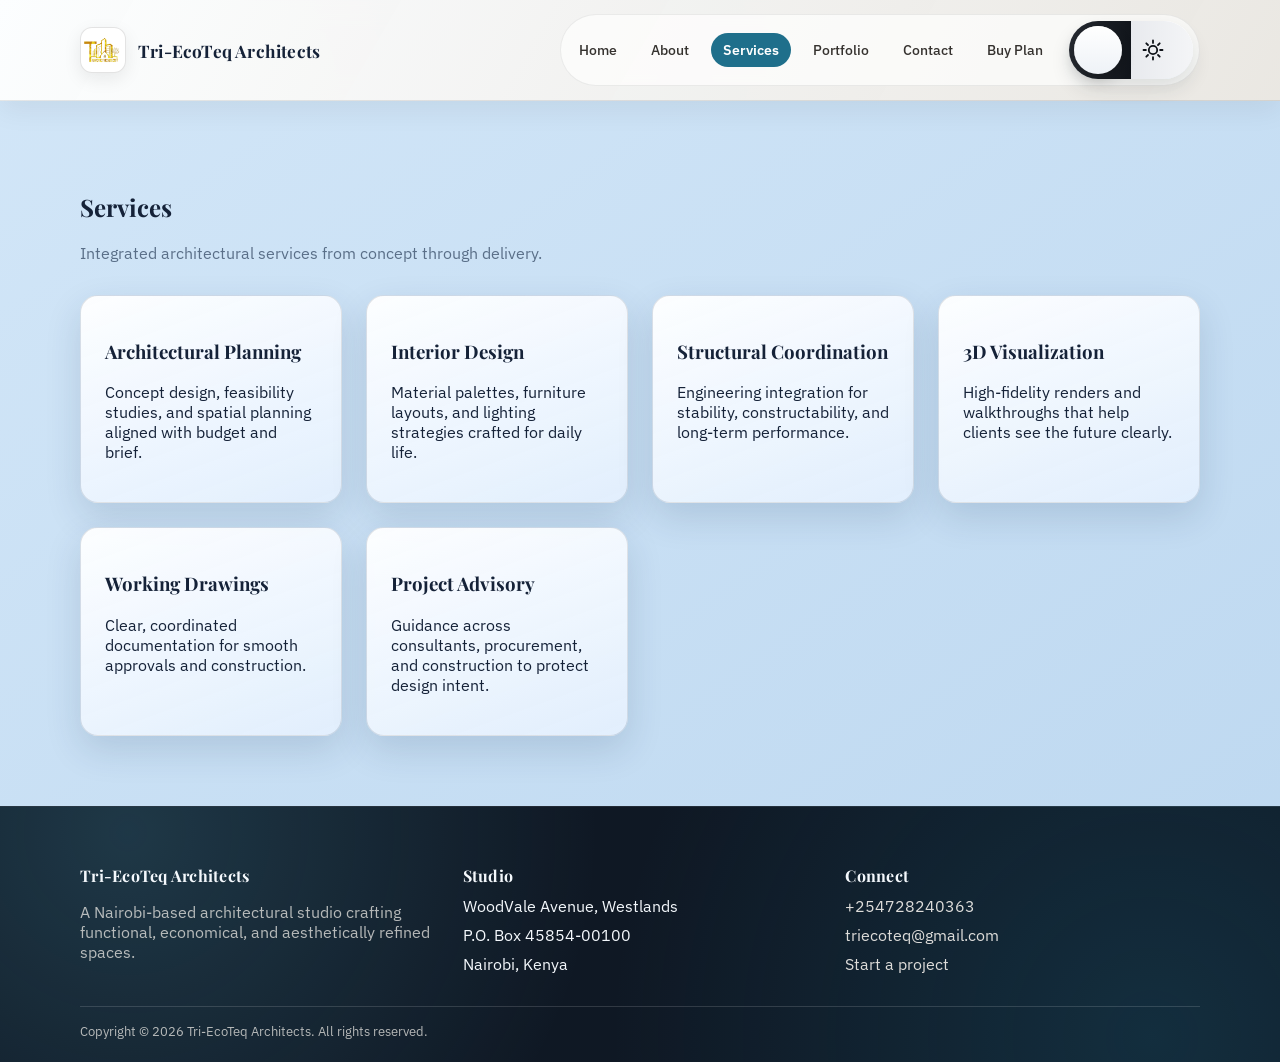
<file: services.html>
<!doctype html>
<html lang="en">
  <head>
    <meta charset="utf-8" />
    <meta name="viewport" content="width=device-width, initial-scale=1" />
    <title>Services | Tri-EcoTeq Architects</title>
    <link rel="icon" type="image/png" href="/assets/favicon/logo-favicon.png" />
    <meta name="description" content="Tri-EcoTeq Architects is a Nairobi-based architectural and interior design studio creating functional, economical, and aesthetically refined spaces." />
    <link rel="preconnect" href="https://fonts.googleapis.com" />
    <link rel="preconnect" href="https://fonts.gstatic.com" crossorigin />
    <link href="https://fonts.googleapis.com/css2?family=Playfair+Display:wght@400;600;700&family=IBM+Plex+Sans:wght@300;400;500;600&display=swap" rel="stylesheet" />
    <link rel="stylesheet" href="/assets/theme-toggle.css" />
    <link rel="stylesheet" href="/assets/page-loader.css" />
    <style>
      :root {
        --bg: #e3f0fb;
        --bg-alt: #d7e7f6;
        --text: #152238;
        --muted: #5a6f88;
        --accent: #1f6f8b;
        --accent-2: #4f9db5;
        --card: #f7fbff;
        --border: rgba(21, 34, 56, 0.12);
        --shadow: 0 14px 36px rgba(22, 51, 84, 0.14);
      }

      * {
        box-sizing: border-box;
      }

      body {
        margin: 0;
        font-family: "IBM Plex Sans", sans-serif;
        color: var(--text);
        background:
          radial-gradient(circle at 12% 10%, #d9ecff 0%, #c8e2f9 36%, transparent 60%),
          linear-gradient(180deg, #d5e8f8 0%, #deedf9 52%, var(--bg) 100%);
      }

      a {
        color: inherit;
        text-decoration: none;
      }

      main {
        min-height: 70vh;
      }

      .container {
        width: min(1120px, 90%);
        margin: 0 auto;
      }

      .site-header {
        position: sticky;
        top: 0;
        z-index: 20;
        background: linear-gradient(120deg, rgba(255, 255, 255, 0.92), rgba(236, 231, 223, 0.9));
        backdrop-filter: blur(12px);
        border-bottom: 1px solid rgba(28, 27, 26, 0.1);
        box-shadow: 0 10px 26px rgba(20, 20, 20, 0.06);
      }

      .nav {
        display: flex;
        align-items: center;
        justify-content: space-between;
        padding: 14px 0;
        gap: 16px;
      }

      .brand {
        display: flex;
        align-items: center;
        gap: 12px;
        font-family: "Playfair Display", serif;
        flex-shrink: 0;
      }

      .brand-text {
        font-size: 1.08rem;
        font-weight: 700;
        letter-spacing: 0.2px;
      }

      .brand-mark {
        width: 46px;
        height: 46px;
        border-radius: 12px;
        overflow: hidden;
        border: 1px solid rgba(28, 27, 26, 0.12);
        background: #fff;
        display: inline-flex;
        align-items: center;
        justify-content: center;
        box-shadow: 0 6px 18px rgba(0, 0, 0, 0.08);
      }

      .brand-mark img {
        width: 100%;
        height: 100%;
        object-fit: contain;
        display: block;
      }

      .nav-links {
        display: flex;
        gap: 10px;
        align-items: center;
        font-size: 14px;
        background: rgba(255, 255, 255, 0.66);
        border: 1px solid rgba(28, 27, 26, 0.08);
        border-radius: 999px;
        padding: 6px;
      }

      .nav-links a {
        padding: 8px 12px;
        border-radius: 999px;
        font-weight: 500;
        color: #35322f;
        transition: background-color 0.2s ease, color 0.2s ease, transform 0.2s ease;
      }

      .nav-links a:hover {
        background: rgba(58, 90, 75, 0.12);
        color: var(--accent);
        transform: translateY(-1px);
      }

      .nav-links a.active {
        font-weight: 600;
        color: #fff;
        background: var(--accent);
        text-decoration: none;
      }

      .nav-links .cta {
        background: transparent;
        color: #35322f;
      }

      .nav-links .cta:hover {
        background: rgba(58, 90, 75, 0.12);
        color: var(--accent);
      }

      .hero {
        padding: 80px 0 60px;
      }

      .hero-grid {
        display: grid;
        grid-template-columns: repeat(auto-fit, minmax(280px, 1fr));
        gap: 40px;
        align-items: center;
      }

      .hero-image {
        height: 420px;
        border-radius: 24px;
        background-size: cover;
        background-position: center;
        box-shadow: var(--shadow);
        position: relative;
        overflow: hidden;
      }

      .hero-slide {
        position: absolute;
        inset: 0;
        background-size: cover;
        background-position: center;
        transform: scale(1);
        animation: heroZoom 18s ease-in-out infinite alternate;
        will-change: transform;
      }

      @keyframes heroZoom {
        0% {
          transform: scale(1) translate(0%, 0%);
        }
        100% {
          transform: scale(1.12) translate(-2%, -2%);
        }
      }

      .eyebrow {
        text-transform: uppercase;
        letter-spacing: 2px;
        font-size: 12px;
        color: var(--muted);
      }

      h1, h2, h3 {
        font-family: "Playfair Display", serif;
      }

      h1 {
        font-size: clamp(2.5rem, 4vw, 3.6rem);
        margin: 12px 0;
      }

      .lead {
        font-size: 1.1rem;
        color: var(--muted);
        line-height: 1.8;
      }

      .hero-actions {
        display: flex;
        gap: 12px;
        margin-top: 24px;
        flex-wrap: wrap;
      }

      .button {
        padding: 12px 20px;
        border-radius: 999px;
        background: var(--accent);
        color: #fff;
        font-weight: 500;
        border: none;
        display: inline-flex;
        align-items: center;
        justify-content: center;
        transition: transform 0.2s ease, box-shadow 0.2s ease;
      }

      .button:hover {
        transform: translateY(-2px);
        box-shadow: var(--shadow);
      }

      .button.ghost {
        background: transparent;
        border: 1px solid var(--accent);
        color: var(--accent);
      }

      .section {
        padding: 70px 0;
      }

      .section.alt {
        background:
          linear-gradient(145deg, rgba(207, 229, 248, 0.7), rgba(184, 213, 239, 0.78)),
          var(--bg-alt);
      }

      .section-header {
        margin-bottom: 32px;
      }

      .grid-3 {
        display: grid;
        grid-template-columns: repeat(auto-fit, minmax(240px, 1fr));
        gap: 24px;
      }

      .grid-2 {
        display: grid;
        grid-template-columns: repeat(auto-fit, minmax(260px, 1fr));
        gap: 32px;
      }

      .card {
        background: linear-gradient(160deg, rgba(255, 255, 255, 0.95), rgba(228, 240, 254, 0.9));
        padding: 24px;
        border-radius: 18px;
        box-shadow: var(--shadow);
        border: 1px solid var(--border);
        transition: transform 0.22s ease, box-shadow 0.22s ease;
      }

      .card:hover {
        transform: translateY(-4px);
        box-shadow: 0 18px 34px rgba(18, 52, 89, 0.18);
      }

      .project-card {
        display: flex;
        flex-direction: column;
        background: linear-gradient(180deg, rgba(255, 255, 255, 0.96), rgba(226, 239, 254, 0.9));
        border-radius: 18px;
        overflow: hidden;
        border: 1px solid var(--border);
        box-shadow: var(--shadow);
        transition: transform 0.22s ease, box-shadow 0.22s ease;
      }

      .project-card:hover {
        transform: translateY(-5px);
        box-shadow: 0 18px 34px rgba(18, 52, 89, 0.2);
      }

      .project-thumb {
        height: 200px;
        background-size: cover;
        background-position: center;
      }

      .project-meta {
        padding: 16px;
        background: rgba(247, 251, 255, 0.88);
      }

      .split {
        display: grid;
        grid-template-columns: 2fr 1fr;
        gap: 32px;
        align-items: center;
      }

      .signature img {
        width: 100%;
        max-width: 260px;
      }

      .table-wrap {
        overflow-x: auto;
      }

      table {
        width: 100%;
        border-collapse: collapse;
        background: var(--card);
      }

      th, td {
        padding: 14px;
        border-bottom: 1px solid var(--border);
        text-align: left;
      }

      .page-hero {
        padding: 70px 0 40px;
      }

      .filters {
        display: flex;
        gap: 12px;
        margin-bottom: 24px;
      }

      select {
        padding: 10px 14px;
        border-radius: 10px;
        border: 1px solid var(--border);
        background: #fff;
      }

      .gallery {
        display: grid;
        grid-template-columns: repeat(auto-fit, minmax(220px, 1fr));
        gap: 18px;
      }

      .gallery-item {
        height: 200px;
        border-radius: 14px;
        background-size: cover;
        background-position: center;
        box-shadow: var(--shadow);
        border: 1px solid rgba(255, 255, 255, 0.75);
        transition: transform 0.22s ease, box-shadow 0.22s ease;
      }

      .gallery-item:hover {
        transform: translateY(-4px) scale(1.01);
        box-shadow: 0 18px 34px rgba(18, 52, 89, 0.2);
      }

      .team-grid {
        display: grid;
        grid-template-columns: repeat(auto-fit, minmax(220px, 1fr));
        gap: 24px;
      }

      .team-card {
        background: linear-gradient(175deg, rgba(255, 255, 255, 0.97), rgba(230, 241, 255, 0.9));
        border-radius: 18px;
        overflow: hidden;
        box-shadow: var(--shadow);
        border: 1px solid var(--border);
        transition: transform 0.22s ease, box-shadow 0.22s ease;
      }

      .team-card:hover {
        transform: translateY(-5px);
        box-shadow: 0 18px 34px rgba(18, 52, 89, 0.2);
      }

      .team-photo {
        height: 240px;
        background-size: cover;
        background-position: center;
      }

      .team-body {
        padding: 18px;
      }

      .form {
        display: grid;
        gap: 16px;
      }

      .input, .textarea {
        width: 100%;
        padding: 12px 14px;
        border-radius: 12px;
        border: 1px solid var(--border);
        font-family: inherit;
      }

      .textarea {
        min-height: 140px;
      }

      .site-footer {
        background:
          radial-gradient(circle at 10% 10%, rgba(79, 157, 181, 0.24), transparent 40%),
          radial-gradient(circle at 90% 90%, rgba(31, 111, 139, 0.25), transparent 46%),
          #0f1824;
        color: #f4f8fc;
        padding: 58px 0 22px;
        border-top: 1px solid rgba(255, 255, 255, 0.08);
      }

      .footer-grid {
        display: grid;
        grid-template-columns: repeat(auto-fit, minmax(220px, 1fr));
        gap: 28px;
      }

      .footer-title {
        font-weight: 700;
        margin-bottom: 10px;
        font-family: "Playfair Display", serif;
        letter-spacing: 0.25px;
      }

      .footer-bottom {
        margin-top: 28px;
        padding-top: 16px;
        border-top: 1px solid rgba(255, 255, 255, 0.14);
        color: rgba(244, 241, 236, 0.72);
        font-size: 13px;
      }

      .list {
        list-style: none;
        padding: 0;
        margin: 0;
        display: grid;
        gap: 9px;
      }

      .site-footer a {
        color: rgba(244, 241, 236, 0.9);
        text-decoration: none;
        transition: color 0.2s ease;
      }

      .site-footer a:hover {
        color: #8ed5ec;
      }

      .site-footer .muted {
        color: rgba(244, 241, 236, 0.72);
      }

      .muted {
        color: var(--muted);
      }

      @media (max-width: 760px) {
        .nav {
          flex-direction: column;
          align-items: flex-start;
        }

        .nav-links {
          width: 100%;
          overflow-x: auto;
          -webkit-overflow-scrolling: touch;
          scrollbar-width: thin;
          justify-content: flex-start;
        }

        .nav-links a {
          white-space: nowrap;
        }

        .split {
          grid-template-columns: 1fr;
        }
      }
    </style>
  </head>
  <body>
    <div class="page-loader" data-page-loader>
      <div class="page-loader-shell">
        <img class="page-loader-logo" src="/assets/brand/Tri-EcoTeq Architects Logo.png" alt="Tri-EcoTeq Architects logo" />
        <div class="page-loader-cycle" aria-hidden="true"></div>
      </div>
    </div>
    <header class="site-header">
      <div class="container nav">
        <a class="brand" href="index.html">
          <span class="brand-mark">
            <img src="/assets/brand/Tri-EcoTeq Architects Logo.png" alt="Tri-EcoTeq Architects logo" />
          </span>
          <span class="brand-text">Tri-EcoTeq Architects</span>
        </a>
        <nav class="nav-links">
          <a href="index.html">Home</a>
          <a href="about.html">About</a>
          <a class="active" href="services.html">Services</a>
          <a href="portfolio.html">Portfolio</a>
          <a class="cta" href="contact.html">Contact</a>
          <a class="cta" href="buy-plan.html">Buy Plan</a>
          <button class="theme-toggle theme-toggle-nav" data-theme-toggle type="button" aria-label="Toggle light and dark theme" aria-pressed="false" title="Toggle theme">
            <span class="theme-toggle-track" aria-hidden="true"></span>
            <span class="theme-toggle-icon moon" aria-hidden="true">
              <svg viewBox="0 0 24 24" fill="none">
                <path d="M14.8 3.2a8.8 8.8 0 1 0 6 15 8.1 8.1 0 0 1-6.8-8 8.1 8.1 0 0 1 .8-7z" fill="currentColor"></path>
                <path d="M18.5 6.2l.5 1.4 1.4.5-1.4.5-.5 1.4-.5-1.4-1.4-.5 1.4-.5.5-1.4zm2.6 4.4l.3.9.9.3-.9.3-.3.9-.3-.9-.9-.3.9-.3.3-.9z" fill="currentColor"></path>
              </svg>
            </span>
            <span class="theme-toggle-icon sun" aria-hidden="true">
              <svg viewBox="0 0 24 24" fill="none" stroke="currentColor" stroke-width="1.8" stroke-linecap="round">
                <circle cx="12" cy="12" r="4.2"></circle>
                <path d="M12 2.5v2.4M12 19.1v2.4M21.5 12h-2.4M4.9 12H2.5M18.7 5.3l-1.7 1.7M7 17l-1.7 1.7M18.7 18.7L17 17M7 7l-1.7-1.7"></path>
              </svg>
            </span>
            <span class="theme-toggle-thumb" aria-hidden="true"></span>
          </button>
        </nav>
      </div>
    </header>

    <main>
      <section id="services" class="section alt">
        <div class="container">
          <div class="section-header">
            <h2>Services</h2>
            <p class="muted">Integrated architectural services from concept through delivery.</p>
          </div>
          <div class="grid-3">
            <div class="card">
              <h3>Architectural Planning</h3>
              <p>Concept design, feasibility studies, and spatial planning aligned with budget and brief.</p>
            </div>
            <div class="card">
              <h3>Interior Design</h3>
              <p>Material palettes, furniture layouts, and lighting strategies crafted for daily life.</p>
            </div>
            <div class="card">
              <h3>Structural Coordination</h3>
              <p>Engineering integration for stability, constructability, and long-term performance.</p>
            </div>
            <div class="card">
              <h3>3D Visualization</h3>
              <p>High-fidelity renders and walkthroughs that help clients see the future clearly.</p>
            </div>
            <div class="card">
              <h3>Working Drawings</h3>
              <p>Clear, coordinated documentation for smooth approvals and construction.</p>
            </div>
            <div class="card">
              <h3>Project Advisory</h3>
              <p>Guidance across consultants, procurement, and construction to protect design intent.</p>
            </div>
          </div>
        </div>
      </section>
    </main>

    <footer class="site-footer">
      <div class="container footer-grid">
        <div>
          <div class="footer-title">Tri-EcoTeq Architects</div>
          <p class="muted">A Nairobi-based architectural studio crafting functional, economical, and aesthetically refined spaces.</p>
        </div>
        <div>
          <div class="footer-title">Studio</div>
          <ul class="list">
            <li>WoodVale Avenue, Westlands</li>
            <li>P.O. Box 45854-00100</li>
            <li>Nairobi, Kenya</li>
          </ul>
        </div>
        <div>
          <div class="footer-title">Connect</div>
          <ul class="list">
            <li><a href="tel:+254728240363">+254728240363</a></li>
            <li><a href="mailto:triecoteq@gmail.com">triecoteq@gmail.com</a></li>
            <li><a href="contact.html">Start a project</a></li>
          </ul>
        </div>
      </div>
      <div class="container footer-bottom">Copyright &copy; 2026 Tri-EcoTeq Architects. All rights reserved.</div>
    </footer>

    <script src="/assets/page-loader.js"></script>
    <script src="/assets/theme-toggle.js"></script>
    <script>
      const categoryFilter = document.getElementById("categoryFilter");
      const yearFilter = document.getElementById("yearFilter");
      const projectCards = document.querySelectorAll("#projectsGrid .project-card");

      function applyFilters() {
        if (!projectCards.length) return;
        const cat = categoryFilter ? categoryFilter.value : "all";
        const year = yearFilter ? yearFilter.value : "all";

        projectCards.forEach(card => {
          const matchesCat = cat === "all" || card.dataset.category === cat;
          const matchesYear = year === "all" || card.dataset.year === year;
          card.style.display = matchesCat && matchesYear ? "flex" : "none";
        });
      }

      if (categoryFilter && yearFilter) {
        categoryFilter.addEventListener("change", applyFilters);
        yearFilter.addEventListener("change", applyFilters);
      }

      
    </script>
  </body>
</html>
</file>
<file: assets/theme-toggle.css>
:root {
  color-scheme: light;
}

body {
  transition: background 0.35s ease, color 0.35s ease;
}

body[data-theme="dark"] {
  --bg: #0f1722;
  --bg-alt: #111f2d;
  --text: #ebf3fb;
  --muted: #9cb1c5;
  --accent: #8ed5ec;
  --accent-2: #4f9db5;
  --card: #142131;
  --border: rgba(210, 227, 244, 0.12);
  --card-outline: rgba(142, 213, 236, 0.34);
  --shadow: 0 18px 38px rgba(0, 0, 0, 0.32);
  color-scheme: dark;
  background:
    radial-gradient(circle at 14% 8%, rgba(79, 157, 181, 0.18) 0%, rgba(17, 31, 45, 0) 38%),
    linear-gradient(180deg, #122030 0%, #0f1722 52%, var(--bg) 100%);
}

body[data-theme="dark"] .site-header {
  background: linear-gradient(120deg, rgba(18, 29, 43, 0.94), rgba(14, 23, 34, 0.92));
  border-bottom-color: rgba(255, 255, 255, 0.08);
  box-shadow: 0 10px 26px rgba(0, 0, 0, 0.22);
}

body[data-theme="dark"] .nav-links {
  background: rgba(255, 255, 255, 0.05);
  border-color: rgba(255, 255, 255, 0.08);
}

body[data-theme="dark"] .nav-links a,
body[data-theme="dark"] .nav-links .cta {
  color: #d8e5f1;
}

body[data-theme="dark"] .nav-links a:hover,
body[data-theme="dark"] .nav-links .cta:hover {
  background: rgba(142, 213, 236, 0.12);
  color: var(--accent);
}

body[data-theme="dark"] .brand-mark {
  background: rgba(255, 255, 255, 0.95);
  border-color: rgba(255, 255, 255, 0.14);
}

.theme-toggle {
  position: relative;
  width: 124px;
  height: 58px;
  border: 0;
  padding: 0;
  border-radius: 999px;
  cursor: pointer;
  background: linear-gradient(180deg, rgba(255, 255, 255, 0.92), rgba(223, 233, 243, 0.92));
  box-shadow:
    inset 0 1px 0 rgba(255, 255, 255, 0.85),
    0 10px 20px rgba(20, 30, 42, 0.12);
  transition: background 0.3s ease, box-shadow 0.3s ease, transform 0.2s ease;
}

.theme-toggle:hover {
  transform: translateY(-1px);
}

.theme-toggle-nav {
  flex: 0 0 auto;
  margin-left: 4px;
}

.theme-toggle-track {
  position: absolute;
  inset: 0;
  border-radius: inherit;
  background: linear-gradient(90deg, #262a31 0%, #11151b 50%, #e8eaee 50%, #f4f5f7 100%);
}

.theme-toggle-icon {
  position: absolute;
  top: 50%;
  transform: translateY(-50%);
  width: 24px;
  height: 24px;
  color: #0d1117;
  opacity: 0.78;
  transition: opacity 0.3s ease, color 0.3s ease;
  pointer-events: none;
}

.theme-toggle-icon svg {
  width: 100%;
  height: 100%;
  display: block;
}

.theme-toggle-icon.moon {
  left: 28px;
  color: #f5f7fa;
  opacity: 1;
}

.theme-toggle-icon.sun {
  right: 28px;
}

.theme-toggle-thumb {
  position: absolute;
  top: 5px;
  left: 5px;
  width: 48px;
  height: 48px;
  border-radius: 50%;
  background: linear-gradient(180deg, #ffffff 0%, #eef2f7 100%);
  box-shadow:
    0 6px 14px rgba(0, 0, 0, 0.2),
    inset 0 1px 1px rgba(255, 255, 255, 0.9);
  transition: transform 0.3s ease, background 0.3s ease;
}

.theme-toggle[aria-pressed="true"] .theme-toggle-thumb {
  transform: translateX(66px);
  background: linear-gradient(180deg, #323b46 0%, #1d242d 100%);
}

.theme-toggle[aria-pressed="true"] .theme-toggle-icon.sun {
  color: #56697d;
  opacity: 0.5;
}

.theme-toggle[aria-pressed="false"] .theme-toggle-icon.sun {
  opacity: 1;
}

.theme-toggle[aria-pressed="false"] .theme-toggle-icon.moon {
  opacity: 0.68;
}

body[data-theme="dark"] .card,
body[data-theme="dark"] .team-card,
body[data-theme="dark"] .project-card,
body[data-theme="dark"] .buy-plan-card,
body[data-theme="dark"] .cart-panel,
body[data-theme="dark"] .contact-form-card,
body[data-theme="dark"] .contact-info-card {
  background: linear-gradient(170deg, rgba(22, 35, 50, 0.96), rgba(16, 27, 39, 0.96));
  color: var(--text);
  border-color: var(--card-outline);
}

body[data-theme="dark"] .project-meta,
body[data-theme="dark"] .buy-plan-meta,
body[data-theme="dark"] .buy-plan-media,
body[data-theme="dark"] .cart-item,
body[data-theme="dark"] .cart-total,
body[data-theme="dark"] .payment-panel,
body[data-theme="dark"] .open-hours,
body[data-theme="dark"] .captcha-question {
  background: rgba(20, 32, 47, 0.94);
  color: var(--text);
}

body[data-theme="dark"] .section.alt {
  background:
    linear-gradient(145deg, rgba(17, 31, 45, 0.92), rgba(12, 22, 32, 0.94)),
    var(--bg-alt);
}

body[data-theme="dark"] select,
body[data-theme="dark"] .input,
body[data-theme="dark"] .textarea {
  background: #162230;
  color: var(--text);
  border-color: var(--border);
}

body[data-theme="dark"] .input::placeholder,
body[data-theme="dark"] .textarea::placeholder {
  color: #86a0b8;
}

body[data-theme="dark"] table {
  background: var(--card);
}

body[data-theme="dark"] th,
body[data-theme="dark"] td {
  border-bottom-color: var(--border);
}

body[data-theme="dark"] .muted,
body[data-theme="dark"] .form-note {
  color: var(--muted);
}

@media (max-width: 760px) {
  .theme-toggle {
    width: 110px;
    height: 52px;
  }

  .theme-toggle-thumb {
    width: 42px;
    height: 42px;
  }

  .theme-toggle[aria-pressed="true"] .theme-toggle-thumb {
    transform: translateX(58px);
  }

  .theme-toggle-icon.moon {
    left: 24px;
  }

  .theme-toggle-icon.sun {
    right: 24px;
  }
}
</file>
<file: assets/page-loader.css>
.page-loader {
  position: fixed;
  inset: 0;
  z-index: 9999;
  display: flex;
  align-items: center;
  justify-content: center;
  background: rgba(242, 246, 250, 0.96);
  opacity: 1;
  visibility: visible;
  transition: opacity 0.28s ease, visibility 0.28s ease;
}

body[data-theme="dark"] .page-loader {
  background: rgba(12, 19, 28, 0.96);
}

.page-loader.is-hidden {
  opacity: 0;
  visibility: hidden;
  pointer-events: none;
}

.page-loader-shell {
  display: grid;
  justify-items: center;
  gap: 18px;
}

.page-loader-logo {
  width: min(140px, 32vw);
  height: auto;
  display: block;
  object-fit: contain;
  filter: drop-shadow(0 12px 26px rgba(20, 34, 48, 0.16));
}

.page-loader-cycle {
  width: 44px;
  height: 44px;
  border-radius: 50%;
  border: 3px solid rgba(31, 111, 139, 0.18);
  border-top-color: #1f6f8b;
  animation: page-loader-spin 0.85s linear infinite;
}

body[data-theme="dark"] .page-loader-cycle {
  border-color: rgba(142, 213, 236, 0.18);
  border-top-color: #8ed5ec;
}

@keyframes page-loader-spin {
  to {
    transform: rotate(360deg);
  }
}
</file>
